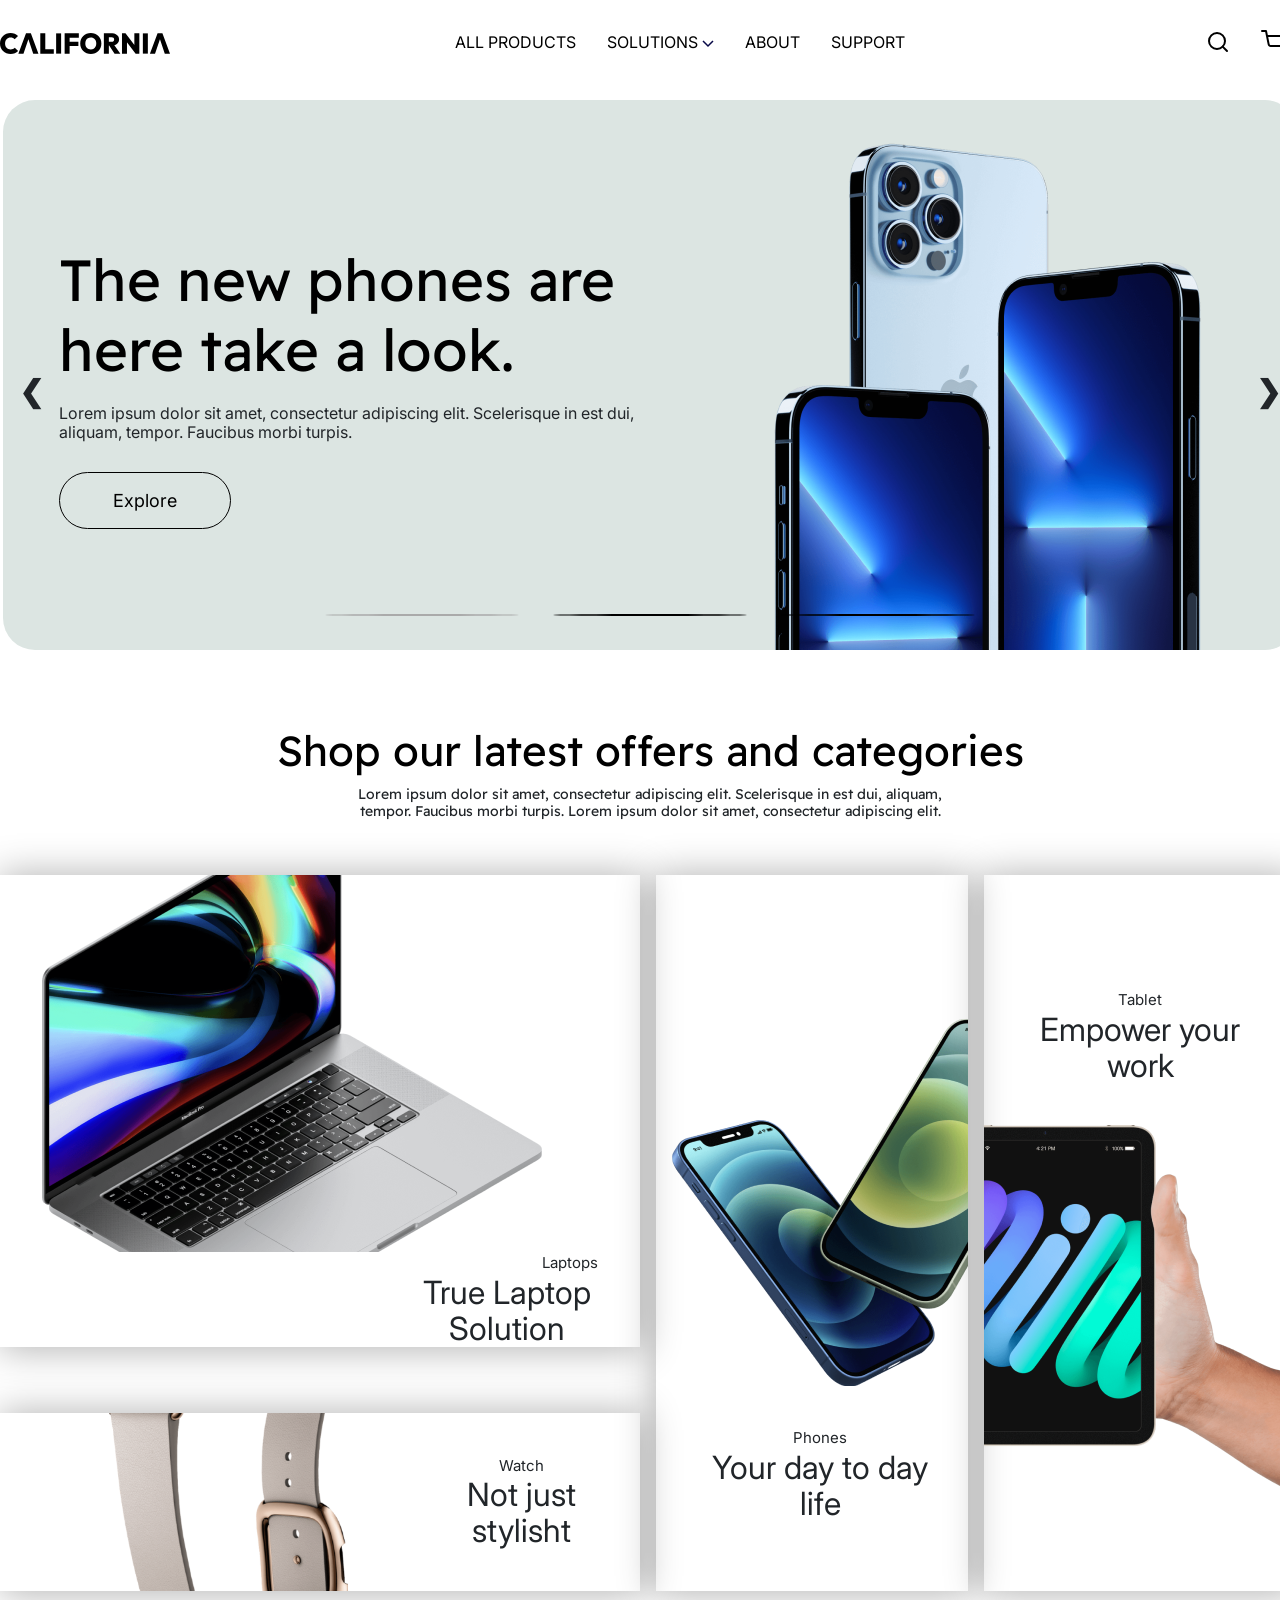
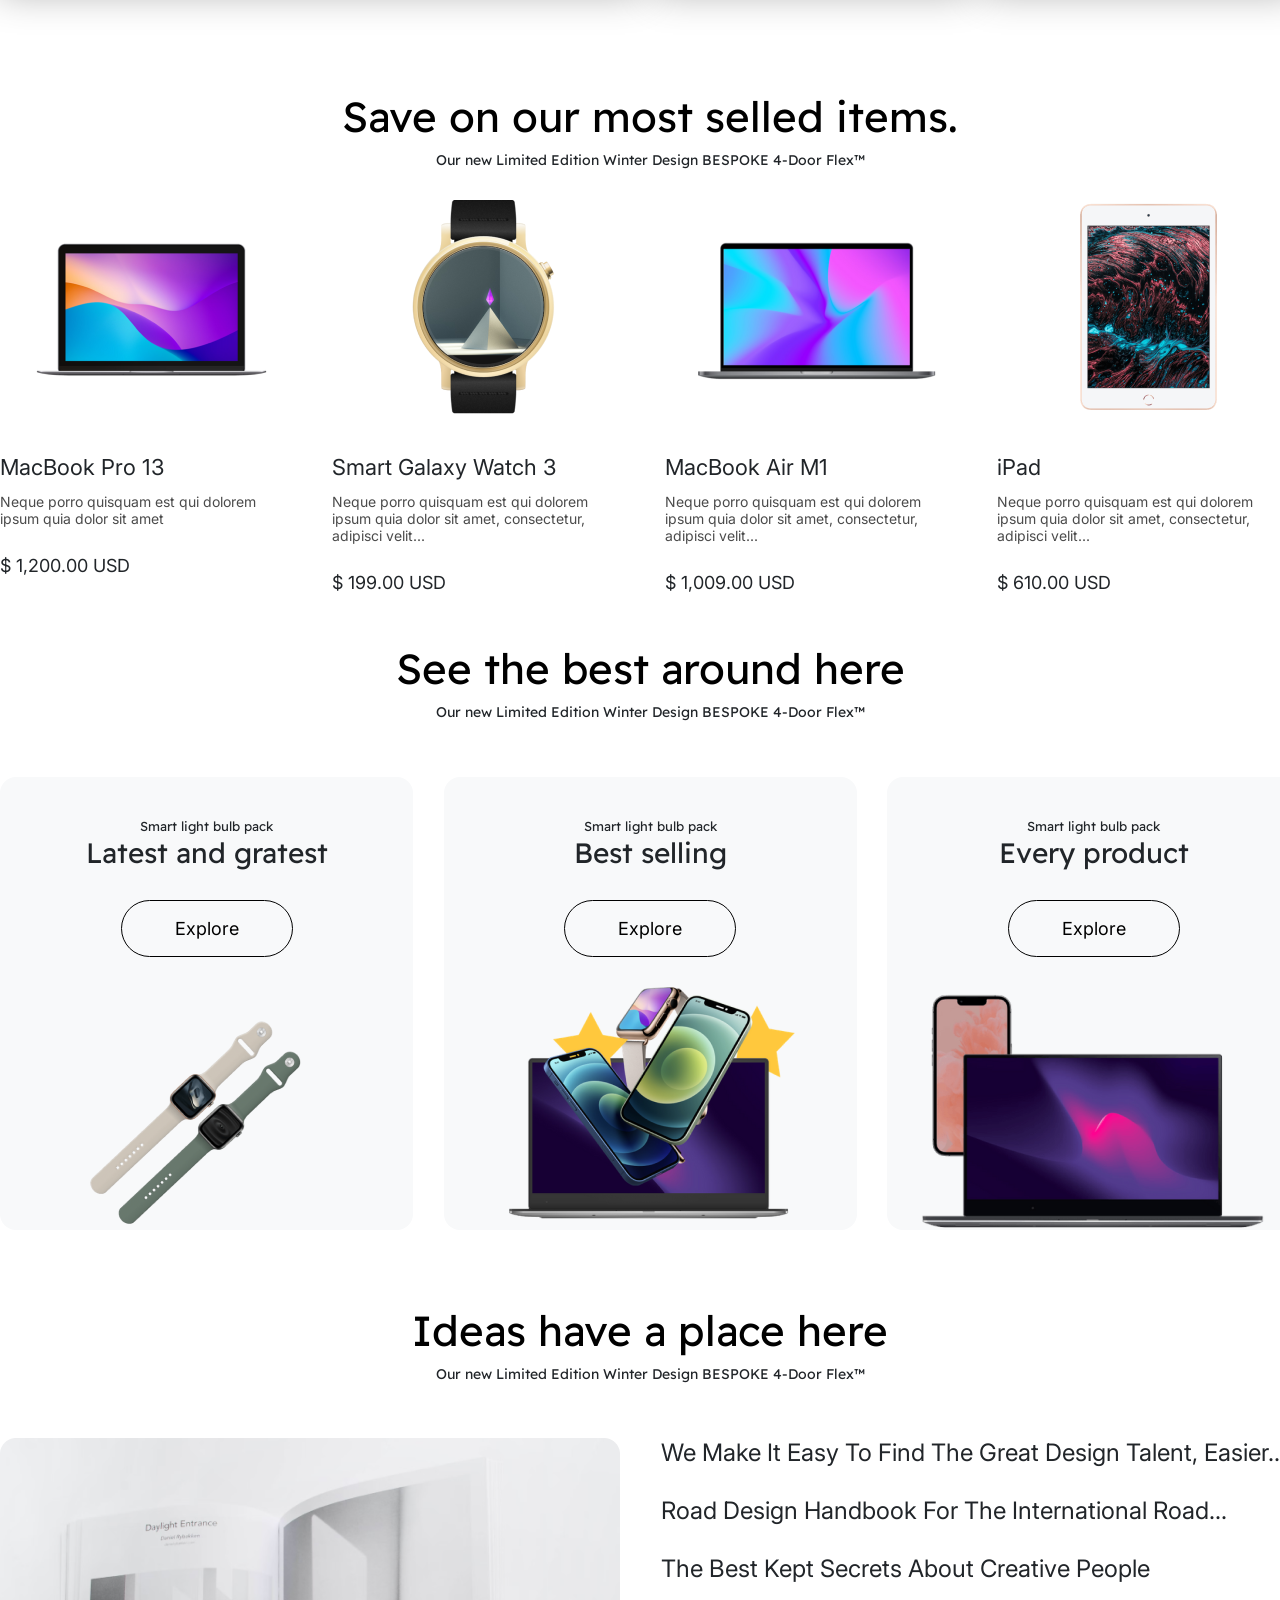
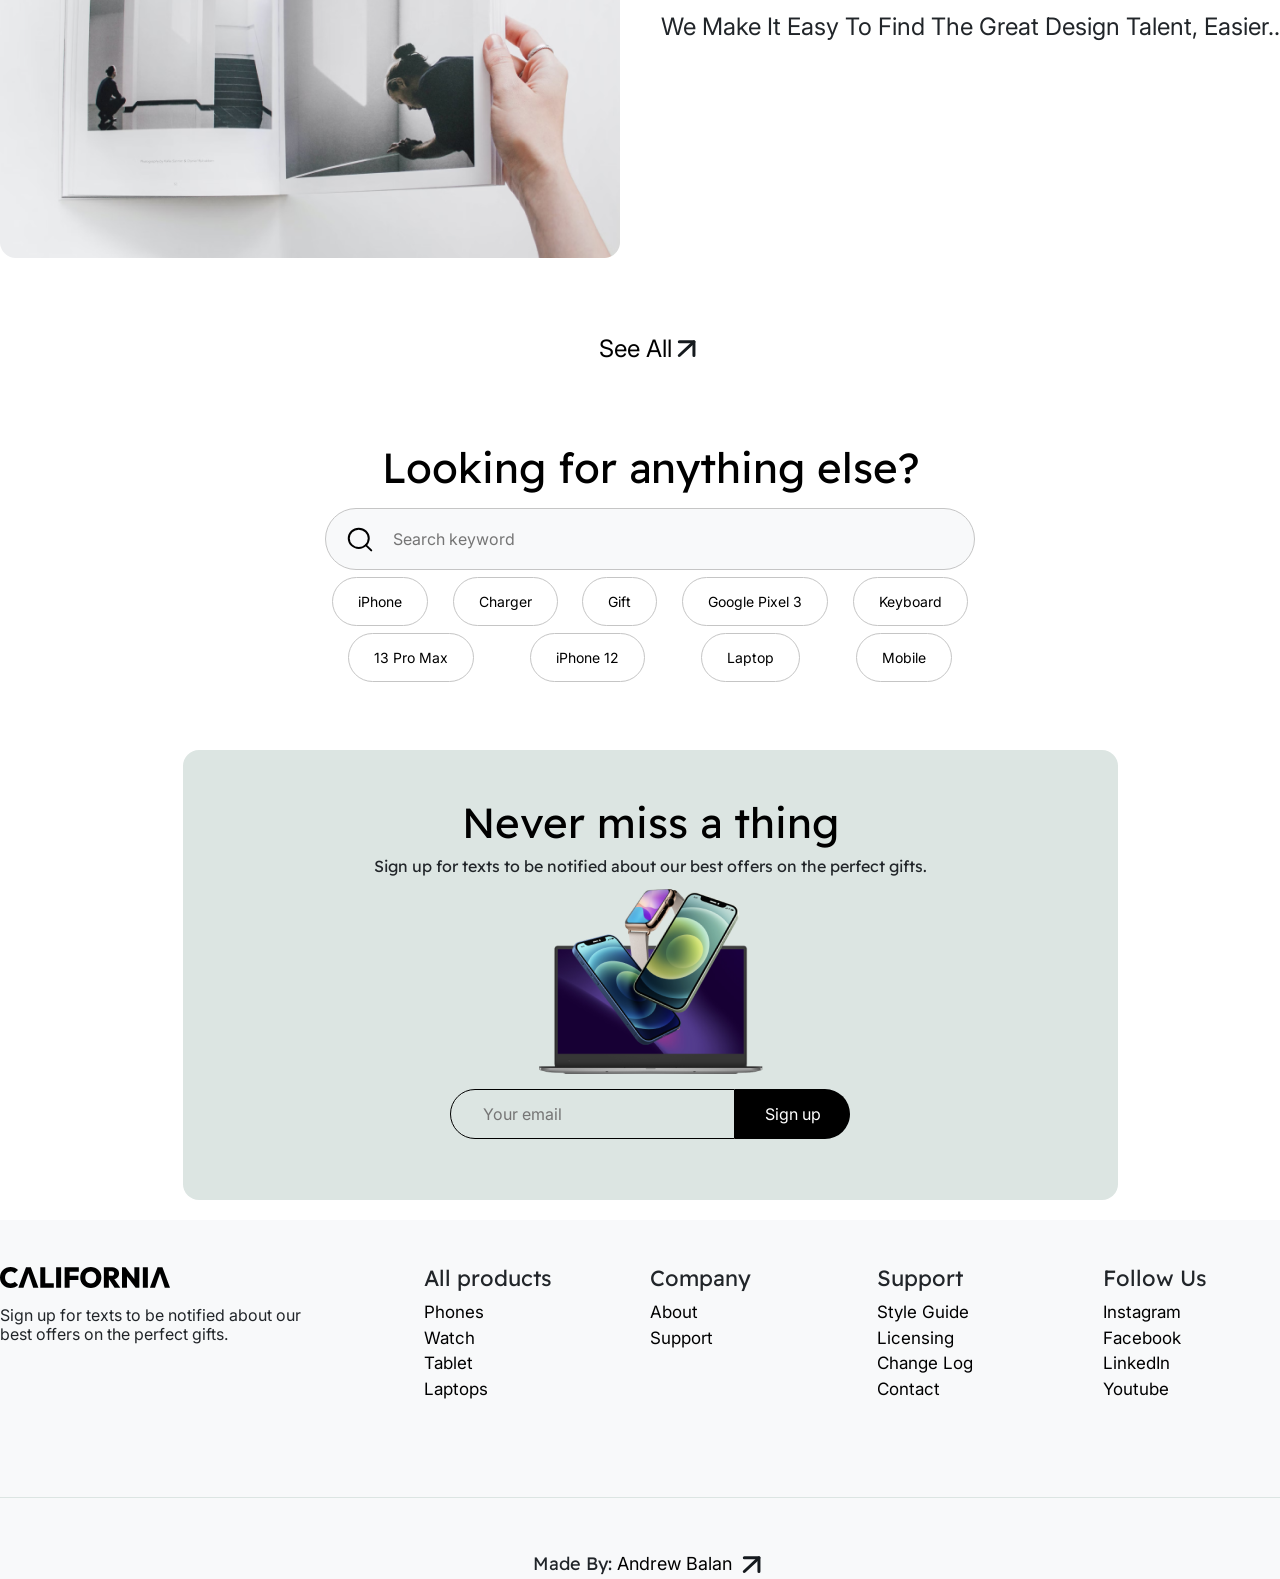
<file: california/index.html>
<!DOCTYPE html><html lang="ru"><head><meta charset="UTF-8"><meta name="viewport" content="width=device-width,initial-scale=1"><meta http-equiv="X-UA-Compatible" content="ie=edge"><title>California</title><link rel="icon" href="icons/favicon-32x32.png"><link rel="stylesheet" href="css/style.min.css"></head><body><div class="container"><header class="header"><div class="header__logo"><a href="#"><svg width="170" height="21" viewBox="0 0 170 21" fill="none" xmlns="http://www.w3.org/2000/svg"><path d="M10.575 20.9428C9.06831 20.9428 7.67318 20.6857 6.38967 20.1715C5.10615 19.6381 3.98075 18.9048 3.01347 17.9714C2.06479 17.0191 1.32072 15.9047 0.781269 14.6286C0.260423 13.3524 0 11.9714 0 10.4857C0 8.98096 0.260423 7.60001 0.781269 6.34286C1.32072 5.06667 2.06479 3.96191 3.01347 3.02857C3.98075 2.09524 5.09685 1.36191 6.36177 0.828573C7.64528 0.29524 9.0311 0.028574 10.5192 0.028574C12.0817 0.028574 13.4862 0.285717 14.7325 0.800002C15.9788 1.29524 17.0764 1.99048 18.025 2.88572L14.6767 6.31429C14.2116 5.78096 13.635 5.3619 12.9468 5.05714C12.2585 4.75238 11.4494 4.6 10.5192 4.6C9.7194 4.6 8.98459 4.73333 8.31493 5.00001C7.66388 5.26667 7.09653 5.66667 6.61289 6.2C6.12924 6.71428 5.74791 7.33333 5.46888 8.05715C5.20846 8.78095 5.07825 9.59051 5.07825 10.4857C5.07825 11.3809 5.20846 12.1905 5.46888 12.9143C5.74791 13.6381 6.12924 14.2666 6.61289 14.8C7.09653 15.3142 7.66388 15.7143 8.31493 16C8.98459 16.2667 9.7194 16.4 10.5192 16.4C11.4494 16.4 12.2678 16.2572 12.9747 15.9715C13.6815 15.6667 14.2861 15.2381 14.7883 14.6857L18.1367 18.1143C17.1693 19.0095 16.0719 19.7048 14.8441 20.2C13.635 20.6952 12.212 20.9428 10.575 20.9428Z" fill="black"/><path d="M18.3544 20.6286L26.0276 0.371429H30.8547L38.4441 20.6286H33.2264L27.5064 3.6H29.32L23.4606 20.6286H18.3544Z" fill="black"/><path d="M40.2962 20.6286V0.371429H45.2907V20.6286H40.2962ZM44.2583 20.6286V16.2286H53.801V20.6286H44.2583Z" fill="black"/><path d="M56.1276 20.6286V0.371429H61.1221V20.6286H56.1276Z" fill="black"/><path d="M64.6291 20.6286V0.371429H69.6236V20.6286H64.6291ZM68.5913 13.0571V8.74286H78.385V13.0571H68.5913ZM68.5913 4.68571V0.371429H78.8314V4.68571H68.5913Z" fill="black"/><path d="M90.8498 21C89.3245 21 87.9201 20.7333 86.6365 20.2C85.3531 19.6667 84.2276 18.9238 83.2604 17.9714C82.3117 17.0191 81.5676 15.9047 81.0281 14.6286C80.4887 13.3334 80.219 11.9429 80.219 10.4571C80.219 8.97143 80.4794 7.6 81.0002 6.34286C81.5397 5.06667 82.2838 3.95238 83.2325 3C84.1811 2.04761 85.2973 1.31428 86.5807 0.800002C87.8643 0.266667 89.2687 0 90.794 0C92.3194 0 93.7238 0.266667 95.0075 0.800002C96.2904 1.31428 97.4072 2.04761 98.3558 3C99.3044 3.95238 100.039 5.06667 100.56 6.34286C101.099 7.61905 101.369 9 101.369 10.4857C101.369 11.9714 101.099 13.3524 100.56 14.6286C100.039 15.9047 99.3044 17.0286 98.3558 18C97.4072 18.9524 96.2904 19.6952 95.0075 20.2285C93.7424 20.7428 92.3566 21 90.8498 21ZM90.794 16.4286C91.9101 16.4286 92.8774 16.181 93.6959 15.6858C94.5144 15.1904 95.1465 14.4952 95.5935 13.6C96.0397 12.7048 96.2632 11.6571 96.2632 10.4571C96.2632 9.58096 96.1327 8.78095 95.8725 8.05715C95.6302 7.33333 95.2676 6.71428 94.7839 6.2C94.3002 5.66667 93.7237 5.25714 93.0542 4.97143C92.3845 4.68571 91.6311 4.54286 90.794 4.54286C89.6779 4.54286 88.7106 4.79048 87.8922 5.28572C87.0737 5.7619 86.4412 6.44762 85.9948 7.34286C85.5483 8.2381 85.3252 9.2762 85.3252 10.4571C85.3252 11.3714 85.446 12.2 85.6879 12.9429C85.9482 13.6667 86.3203 14.2953 86.804 14.8286C87.2876 15.3429 87.8643 15.7428 88.5339 16.0285C89.2036 16.2952 89.957 16.4286 90.794 16.4286Z" fill="black"/><path d="M107.829 12.4286V8.77143H111.596C112.414 8.77143 113.038 8.57143 113.465 8.17143C113.912 7.75238 114.135 7.19048 114.135 6.48572C114.135 5.8 113.912 5.24762 113.465 4.82857C113.038 4.39048 112.414 4.17143 111.596 4.17143H107.829V0.371429H112.294C113.633 0.371429 114.804 0.628573 115.809 1.14286C116.832 1.65715 117.632 2.36191 118.209 3.25715C118.786 4.15238 119.074 5.2 119.074 6.4C119.074 7.6 118.776 8.65714 118.181 9.57142C117.604 10.4667 116.795 11.1714 115.753 11.6857C114.711 12.181 113.493 12.4286 112.099 12.4286H107.829ZM103.867 20.6286V0.371429H108.862V20.6286H103.867ZM114.582 20.6286L108.834 11.9429L113.326 10.8286L120.357 20.6286H114.582Z" fill="black"/><path d="M121.988 20.6286V0.371429H125.475L126.982 4.51428V20.6286H121.988ZM135.632 20.6286L124.08 5.6L125.475 0.371429L137.055 15.4L135.632 20.6286ZM135.632 20.6286L134.348 16.3714V0.371429H139.343V20.6286H135.632Z" fill="black"/><path d="M142.859 20.6286V0.371429H147.854V20.6286H142.859Z" fill="black"/><path d="M149.91 20.6286L157.583 0.371429H162.41L170 20.6286H164.783L159.062 3.6H160.876L155.017 20.6286H149.91Z" fill="black"/></svg></a></div><nav class="header__nav"><ul class="header__nav-list"><li><a href="#">all products</a></li><li class="dropdown-wrapper"><a href="#">Solutions <svg width="12" height="8" viewBox="0 0 12 8" fill="none" xmlns="http://www.w3.org/2000/svg"><path d="M11 1L6 6L1 1" stroke="#070847" stroke-width="1.5"/></svg></a><ul class="dropdown"><li><a href="#">Solution 1</a></li><li><a href="#">Solution 2</a></li><li><a href="#">Solution 3</a></li></ul></li><li><a href="#">ABOUT</a></li><li><a href="#">Support</a></li></ul></nav><div class="header__icons"><svg width="24" height="24" viewBox="0 0 24 24" fill="none" xmlns="http://www.w3.org/2000/svg"><path d="M11 19C15.4183 19 19 15.4183 19 11C19 6.58172 15.4183 3 11 3C6.58172 3 3 6.58172 3 11C3 15.4183 6.58172 19 11 19Z" stroke="black" stroke-width="2" stroke-linecap="round" stroke-linejoin="round"/><path d="M20.9999 20.9999L16.6499 16.6499" stroke="black" stroke-width="2" stroke-linecap="round" stroke-linejoin="round"/></svg> <svg width="24" height="17" viewBox="0 0 24 17" fill="none" xmlns="http://www.w3.org/2000/svg"><path d="M1 1H5L7.68 14.39C7.77144 14.8504 8.02191 15.264 8.38755 15.5583C8.75318 15.8526 9.2107 16.009 9.68 16H19.4C19.8693 16.009 20.3268 15.8526 20.6925 15.5583C21.0581 15.264 21.3086 14.8504 21.4 14.39L23 6H6" stroke="black" stroke-width="2" stroke-linecap="round" stroke-linejoin="round"/></svg></div></header><!-- slider start --><div class="slider"><div class="slider__item"><div class="slider__item-descr"><div class="slider__item-title title title_slider">The new phones are here take a look.</div><p class="slider__item-text">Lorem ipsum dolor sit amet, consectetur adipiscing elit. Scelerisque in est dui, aliquam, tempor. Faucibus morbi turpis.</p><a href="#" class="slider__item-btn btn">Explore</a></div><div class="slider__item-img"><img src="img/slider/slide-1.png" alt="first slide"></div></div><div class="slider__item"><div class="slider__item-descr"><div class="slider__item-title title title_slider">The new phones are here take a look.</div><p class="slider__item-text">Lorem ipsum dolor sit amet, consectetur adipiscing elit. Scelerisque in est dui, aliquam, tempor. Faucibus morbi turpis.</p><a href="#" class="slider__item-btn btn">Explore</a></div><div class="slider__item-img"><img src="img/slider/slide-2.png" alt="second slide"></div></div><div class="slider__item"><div class="slider__item-descr"><div class="slider__item-title title title_slider">The new phones are here take a look.</div><p class="slider__item-text">Lorem ipsum dolor sit amet, consectetur adipiscing elit. Scelerisque in est dui, aliquam, tempor. Faucibus morbi turpis.</p><a href="#" class="slider__item-btn btn">Explore</a></div><div class="slider__item-img"><img src="img/slider/slide-3.png" alt="third slide"></div></div><!-- <div class="item">
				<img src="img/slide2.jpg" alt="Второй слайд">
				<div class="slideText">Заголовок слайда 2</div>
			</div>
		
			<div class="item">
				<img src="img/slide3.jpg" alt="Третий слайд">
				<div class="slideText">Заголовок слайда 3</div>
			</div> --> <a class="prev" onclick="minusSlide()">&#10094;</a> <a class="next" onclick="plusSlide()">&#10095;</a><div class="slider__dots"><span class="slider__dots_item" onclick="currentSlide(1)"></span> <span class="slider__dots_item" onclick="currentSlide(2)"></span> <span class="slider__dots_item" onclick="currentSlide(3)"></span></div></div><!-- slider end --><section class="categories"><h2 class="categories__title title">Shop our latest offers and categories</h2><div class="categories__subtitle subtitle">Lorem ipsum dolor sit amet, consectetur adipiscing elit. Scelerisque in est dui, aliquam, tempor. Faucibus morbi turpis. Lorem ipsum dolor sit amet, consectetur adipiscing elit.</div><div class="categories__wrapper"><div class="categories__item main"><div class="categories__item-img"><img src="img/categories/laptop.png" alt="laptops"></div><div class="categories__item-category">Laptops</div><div class="categories__item-descr">True Laptop Solution</div></div><div class="categories__item vertical-1"><div class="categories__item-img"><img src="img/categories/phone.png" alt="iphones"></div><div class="categories__item-category">Phones</div><div class="categories__item-descr">Your day to day life</div></div><div class="categories__item vertical-2"><div class="categories__item-category">Tablet</div><div class="categories__item-descr">Empower your work</div><div class="categories__item-img"><img src="img/categories/tablet.png" alt="iphones"></div></div><div class="categories__item horizontal"><div class="categories__item-img"><img src="img/categories/watch.png" alt="laptops"></div><div><div class="categories__item-category">Watch</div><div class="categories__item-descr">Not just stylisht</div></div></div></div></section><section class="save"><h2 class="save__title title">Save on our most selled items.</h2><div class="save__subtitle subtitle">Our new Limited Edition Winter Design BESPOKE 4-Door Flex™</div><div class="save__wrapper"><div class="save__item"><img src="img/items/mac-pro.png" alt="pro"><div class="save__item-title">MacBook Pro 13</div><div class="save__item-descr">Neque porro quisquam est qui dolorem ipsum quia dolor sit amet</div><div class="save__item-price">$ 1,200.00 USD</div></div><div class="save__item"><img src="img/items/watch.png" alt="watch"><div class="save__item-title">Smart Galaxy Watch 3</div><div class="save__item-descr">Neque porro quisquam est qui dolorem ipsum quia dolor sit amet, consectetur, adipisci velit...</div><div class="save__item-price">$ 199.00 USD</div></div><div class="save__item"><img src="img/items/mac-air-m1.png" alt="air"><div class="save__item-title">MacBook Air M1</div><div class="save__item-descr">Neque porro quisquam est qui dolorem ipsum quia dolor sit amet, consectetur, adipisci velit...</div><div class="save__item-price">$ 1,009.00 USD</div></div><div class="save__item"><img src="img/items/ipad.png" alt="ipad"><div class="save__item-title">iPad</div><div class="save__item-descr">Neque porro quisquam est qui dolorem ipsum quia dolor sit amet, consectetur, adipisci velit...</div><div class="save__item-price">$ 610.00 USD</div></div></div></section><section class="best"><h2 class="best__title title">See the best around here</h2><div class="best__subtitle subtitle">Our new Limited Edition Winter Design BESPOKE 4-Door Flex™</div><div class="best__wrapper"><div class="best__item"><div class="best__item-subtitle">Smart light bulb pack</div><div class="best__item-title">Latest and gratest</div><a href="#" class="best__item-btn btn">Explore</a> <img src="img/best/product-1.png" alt="watch"></div><div class="best__item"><div class="best__item-subtitle">Smart light bulb pack</div><div class="best__item-title">Best selling</div><a href="#" class="best__item-btn btn">Explore</a> <img src="img/best/product-2.png" alt="stars"></div><div class="best__item"><div class="best__item-subtitle">Smart light bulb pack</div><div class="best__item-title">Every product</div><a href="#" class="best__item-btn btn">Explore</a> <img src="img/best/product-3.png" alt="mac/iphone"></div></div></section><section class="ideas"><h2 class="ideas__title title">Ideas have a place here</h2><div class="ideas__subtitle subtitle">Our new Limited Edition Winter Design BESPOKE 4-Door Flex™</div><div class="ideas__wrapper"><div class="ideas__img"><img src="img/ideas.png" alt="ideas"></div><div class="ideas__text"><p>We Make It Easy To Find The Great Design Talent, Easier...</p><p>Road Design Handbook For The International Road...</p><p>The Best Kept Secrets About Creative People</p><p>We Make It Easy To Find The Great Design Talent, Easier...</p></div></div><a href="#" class="ideas__link">See All <img src="icons/arrow.svg" alt="arrow"></a></section><section class="else"><h2 class="else__title title">Looking for anything else?</h2><form class="else__form"><input type="text" placeholder="Search keyword"> <button type="submit"><img src="icons/search.svg" alt="search"></button></form><div class="else__keywords"><a href="#">iPhone</a> <a href="#">Charger</a> <a href="#">Gift</a> <a href="#">Google Pixel 3</a> <a href="#">Keyboard</a> <a href="#">13 Pro Max</a> <a href="#">iPhone 12</a> <a href="#">Laptop</a> <a href="#">Mobile</a></div></section><section class="signup"><div class="signup__wrapper"><h2 class="signup__title title">Never miss a thing</h2><div class="signup__subtitle subtitle">Sign up for texts to be notified about our best offers on the perfect gifts.</div><img src="img/signup.png" alt="signup"><div class="signup__form"><form><input type="email" placeholder="Your email"> <button type="submit">Sign up</button></form></div></div></section></div><footer class="footer"><div class="container"><div class="footer__top"><div class="footer__logo"><img src="img/logo.svg" alt="logo"><div class="footer__logo-descr">Sign up for texts to be notified about our best offers on the perfect gifts.</div></div><div class="footer__list"><h4 class="footer__categories">All products</h4><ul><li><a href="#">Phones</a></li><li><a href="#">Watch</a></li><li><a href="#">Tablet</a></li><li><a href="#">Laptops</a></li></ul></div><div class="footer__list"><h4 class="footer__categories">Company</h4><ul><li><a href="#">About</a></li><li><a href="#">Support</a></li></ul></div><div class="footer__list"><h4 class="footer__categories">Support</h4><ul><li><a href="#">Style Guide</a></li><li><a href="#">Licensing</a></li><li><a href="#">Change Log</a></li><li><a href="#">Contact</a></li></ul></div><div class="footer__list"><h4 class="footer__categories">Follow Us</h4><ul><li><a href="#">Instagram</a></li><li><a href="#">Facebook</a></li><li><a href="#">LinkedIn</a></li><li><a href="#">Youtube</a></li></ul></div></div><div class="footer__bottom"><div class="footer__copyright">Made By: <a href="#">Andrew Balan <img src="icons/arrow.svg" alt="arrow"></a></div></div></div></footer><script src="js/script.js"></script></body></html>
</file>
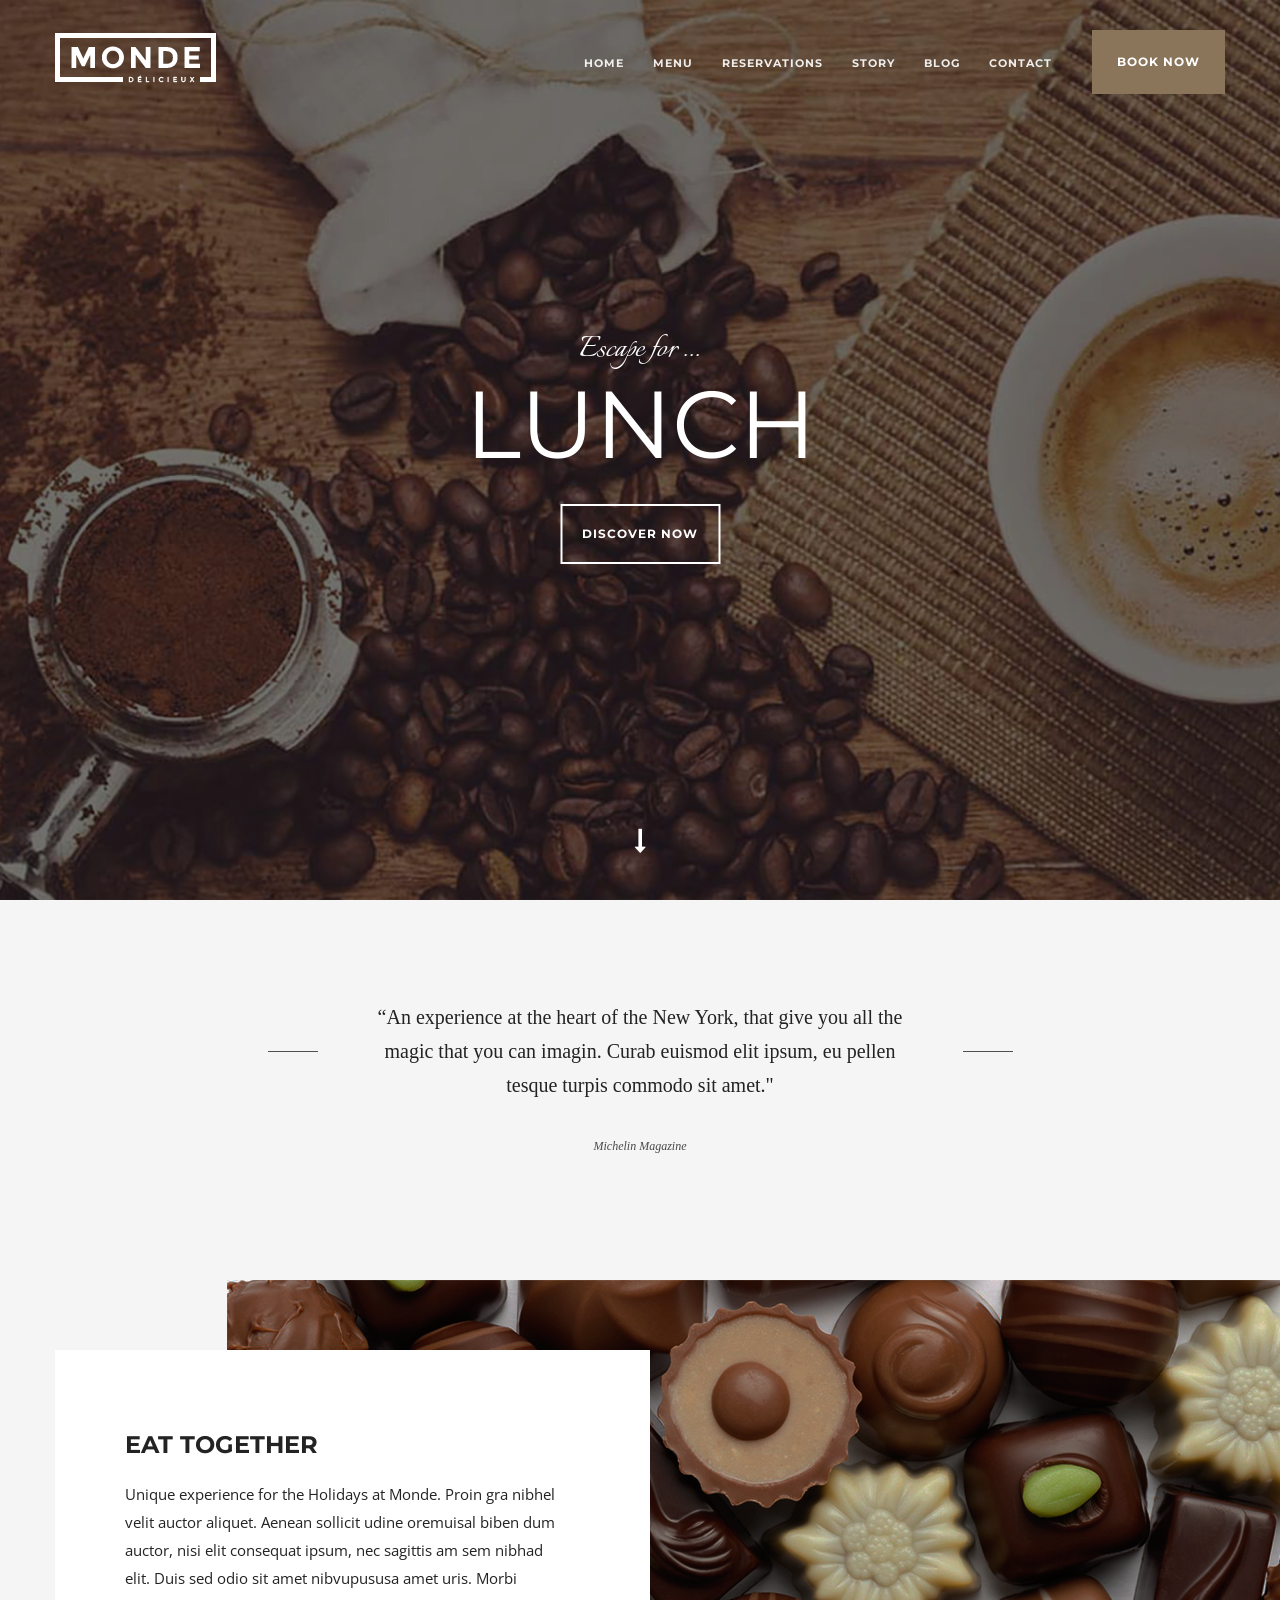
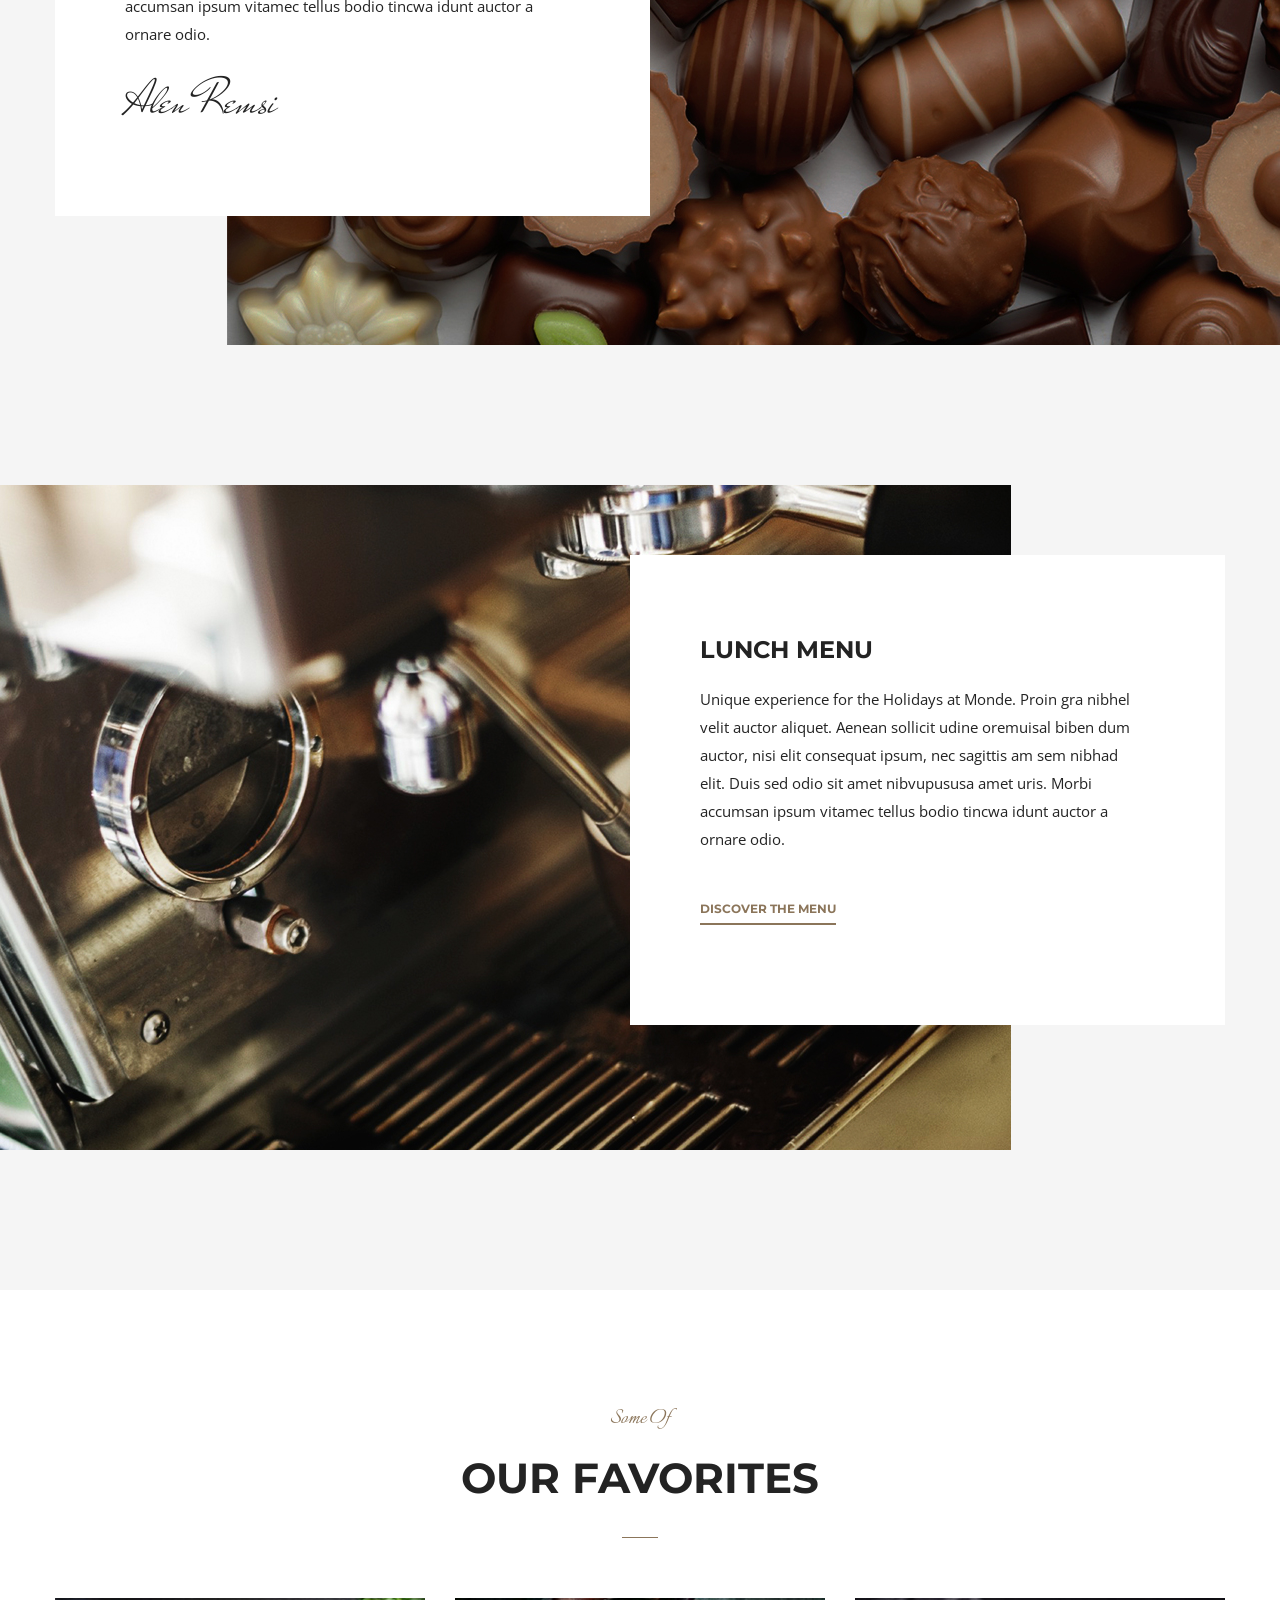
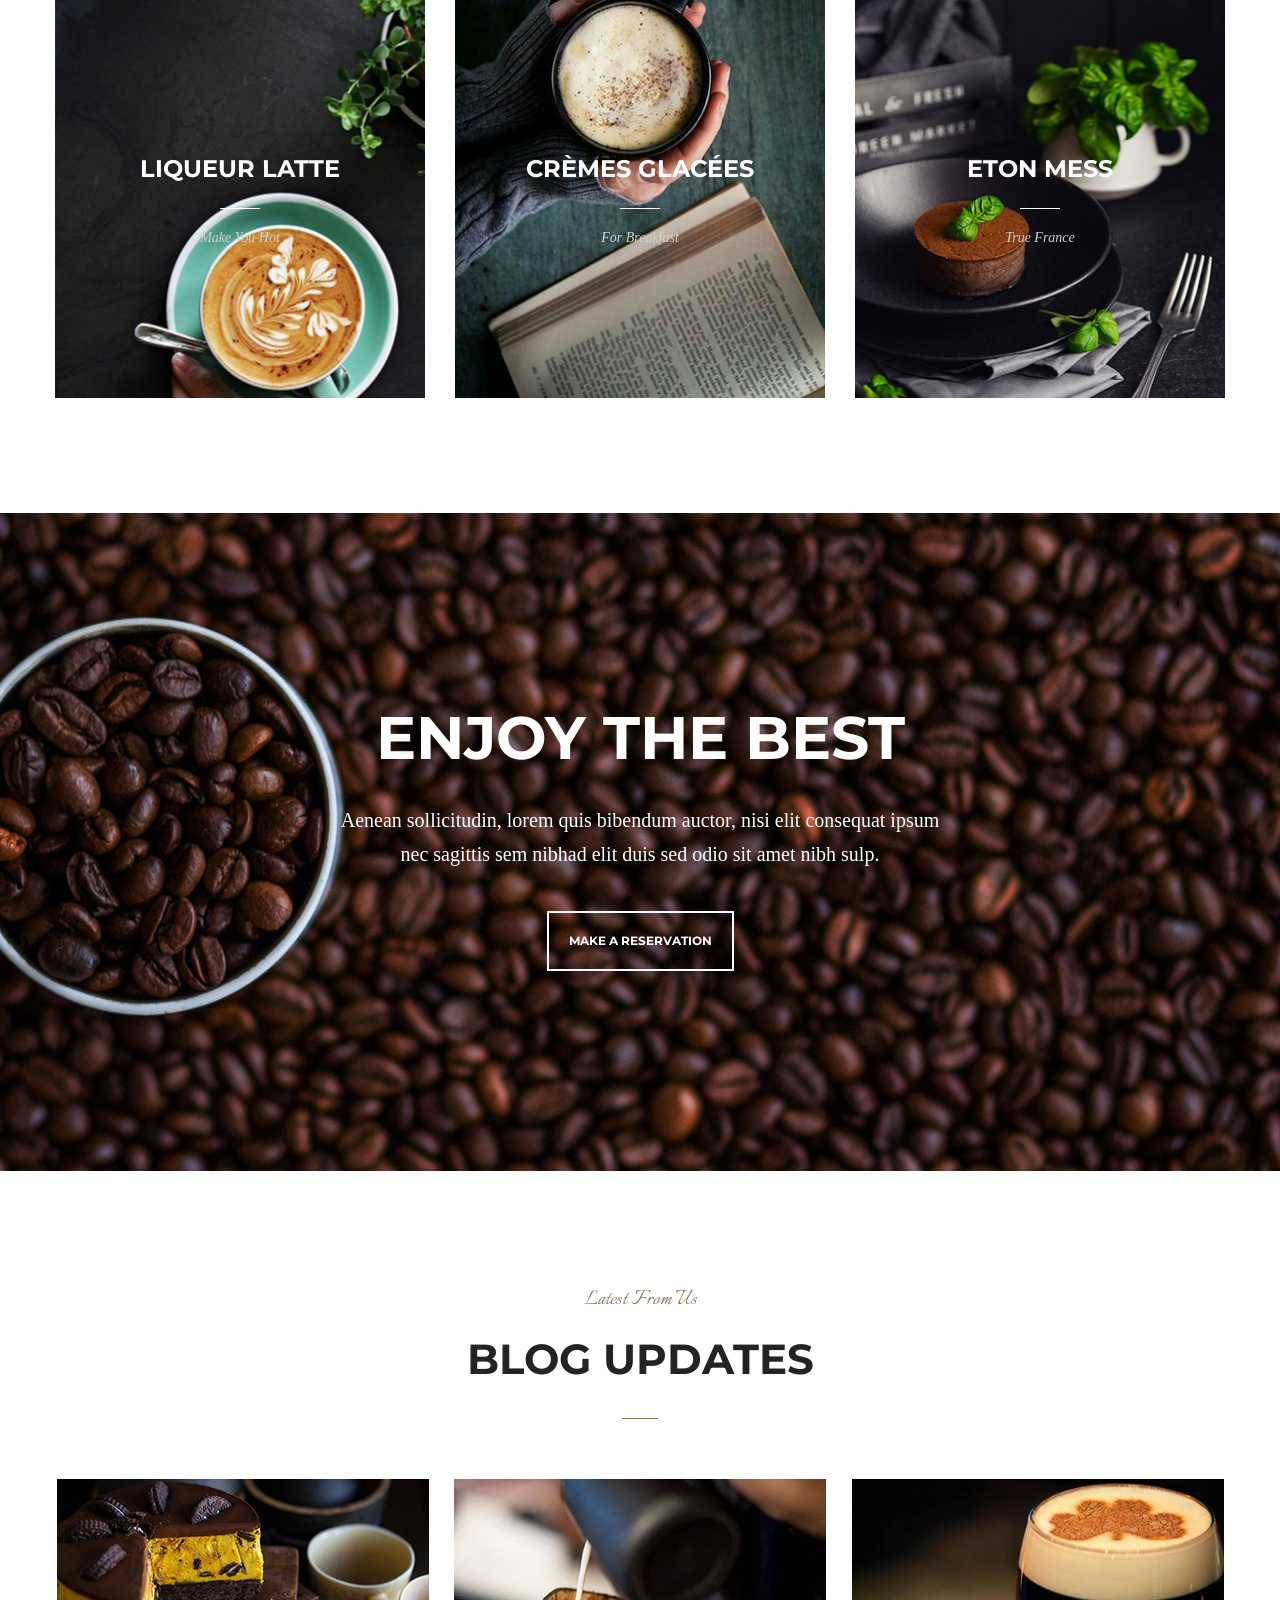
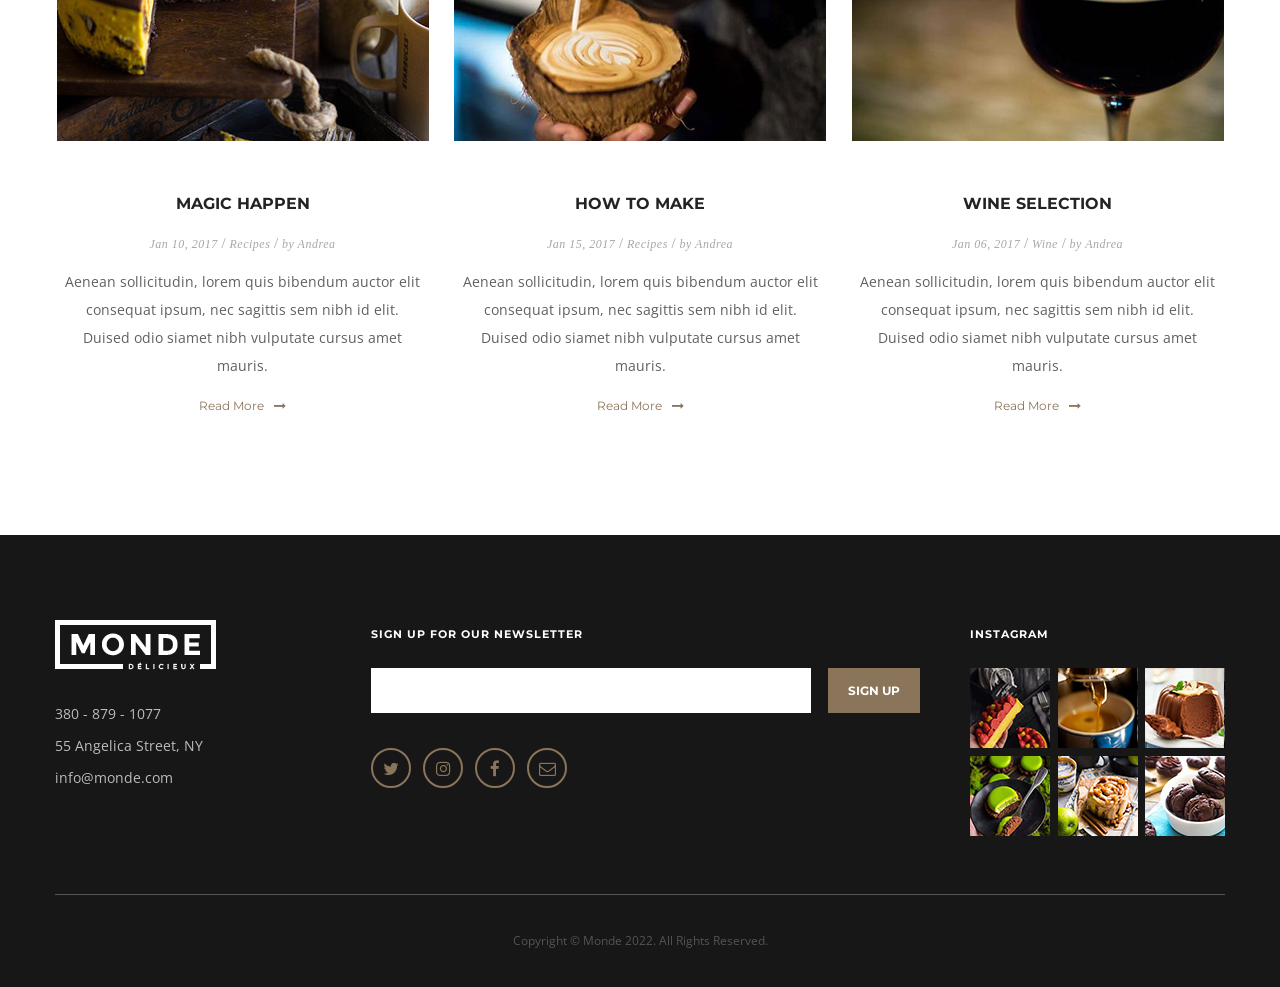
<file: monde/index.html>
<!DOCTYPE html>
<html lang="en">

<head>
    <meta charset="UTF-8">
    <meta http-equiv="X-UA-Compatible" content="IE=edge">
    <meta name="viewport" content="width=device-width, initial-scale=1.0">
    <title>Project Monde</title>
    <link rel="stylesheet" href="css/normalize.css">
    <link rel="preconnect" href="https://fonts.googleapis.com">
    <link rel="preconnect" href="https://fonts.gstatic.com" crossorigin>
    <link href="https://fonts.googleapis.com/css2?family=Italianno&family=Montserrat:wght@400;700&family=Mr+De+Haviland&family=Open+Sans&display=swap"
        rel="stylesheet">
    <link rel="stylesheet" href="css/slick.css">
    <link rel="stylesheet" href="css/fonts.css">
    <link rel="stylesheet" href="css/style.css">
    <link rel="stylesheet" href="css/media.css">
</head>

<body>
    <header class="header">
        <div class="container">
            <div class="header__inner">
                <div class="header__logo">
                    <a href="#">
                        <img src="img/logo.png" alt="logo">
                    </a>
                </div>
                <nav class="header__menu">
                    <nav class="menu__btn">
                        <span class="icon-bars"></span>
                    </nav>
                    <ul class="header__menu-list">
                        <li class="header__menu-item">
                            <a href="#">home</a>
                        </li>
                        <li class="header__menu-item">
                            <a href="#">menu</a>
                        </li>
                        <li class="header__menu-item">
                            <a href="#">reservations</a>
                        </li>
                        <li class="header__menu-item">
                            <a href="#">story</a>
                        </li>
                        <li class="header__menu-item">
                            <a href="#">blog</a>
                        </li>
                        <li class="header__menu-item">
                            <a href="#">contact</a>
                        </li>
                    </ul>
                </nav>
                <a href="#" class="header__to-book">
                    Book Now
                </a>
            </div>
        </div>
    </header>
    <!-- Top start -->
    <section class="top">
        <div class="top__inner">
            <div class="top__suptitle">
                Escape for ...
            </div>
            <div class="top__title">
                Lunch
            </div>
            <a href="#" class="top__link">
                Discover Now
            </a>
        </div>
        <div class="top__slider">
            <div class="top__item-1">
                <div class="top__item-fon"></div>
            </div>
            <div class="top__item-2">
                <div class="top__item-fon"></div>
            </div>
            <div class="top__item-3">
                <div class="top__item-fon"></div>
            </div>
        </div>
        <div class="top__to-go">
            <a href="#menu" class="icon-long-arrow-down"></a>
        </div>
    </section>
    <!-- Menu start -->
    <section class="menu" id="menu">
        <div class="menu__quote">
            “An experience at the heart of the New York, that give you all the magic that you can imagin. Curab euismod elit ipsum, eu pellen tesque turpis commodo sit amet." 
        </div>
        <div class="menu__quote-author">
            Michelin Magazine
        </div>
        <div class="menu__block menu__block-left">
            <div class="container">
                <div class="menu__block-info">
                    <div class="menu__block-title">
                        Eat Together
                    </div>
                    <div class="menu__block-text">
                        Unique experience for the Holidays at Monde. Proin gra  nibhel velit auctor aliquet. Aenean sollicit udine oremuisal biben dum auctor, nisi elit consequat ipsum, nec sagittis am sem nibhad elit. Duis sed odio sit amet nibvupususa amet uris. Morbi accumsan ipsum vitamec tellus bodio tincwa idunt auctor a ornare odio. 
                    </div>
                    <div class="menu__block-author">
                        Alen Remsi
                    </div>
                </div>
            </div>
        </div>
        <div class="menu__block menu__block-right">
            <div class="container">
                <div class="menu__block-info">
                    <div class="menu__block-title">
                        Lunch Menu
                    </div>
                    <div class="menu__block-text">
                        Unique experience for the Holidays at Monde. Proin gra  nibhel velit auctor aliquet. Aenean sollicit udine oremuisal biben dum auctor, nisi elit consequat ipsum, nec sagittis am sem nibhad elit. Duis sed odio sit amet nibvupususa amet uris. Morbi accumsan ipsum vitamec tellus bodio tincwa idunt auctor a ornare odio. 
                    </div>
                    <a href="#" class="menu__block-link">
                        Discover The Menu
                    </a>
                </div>
            </div>
        </div>
    </section>
    <!-- Favourites start -->
    <section class="favourites">
        <div class="container">
            <div class="favourites__subtitle">
                Some Of
            </div>
            <div class="favourites__title">
                Our Favorites
            </div>
            <div class="favourites__items">
                <div class="favourites__item fav-item-1">
                    <div class="favourites__item-title">LIQUEUR LATTE</div>
                    <div class="favourites__item-subtitle">Make You Hot</div>                    
            </div>
                <div class="favourites__item fav-item-2">
                    <div class="favourites__item-title">CRÈMES GLACÉES</div>
                    <div class="favourites__item-subtitle">For Breakfast</div>    
                </div>
                <div class="favourites__item fav-item-3">
                    <div class="favourites__item-title">ETON MESS</div>
                    <div class="favourites__item-subtitle">True France</div>           
                </div>
            </div>
        </div>   
    </section>
    <!-- Enjoy start -->
    <section class="enjoy__inner">
        <div class="enjoy__inner-title">
            Enjoy The Best
        </div>
        <div class="enjoy__inner-description">
            Aenean sollicitudin, lorem quis bibendum auctor, nisi elit consequat ipsum nec sagittis sem nibhad elit duis sed odio sit amet nibh sulp. 
        </div>
        <a href="#" class="enjoy__inner-button">
            make a reservation
        </a>
    </section>
    <!-- Blog start -->
    <section class="blog">
        <div class="container">
            <div class="blog__subtitle">
                Latest From Us
            </div>
            <div class="blog__title">
                blog updates
            </div>
            <div class="blog__items">
                <div class="blog__item">
                    <a href="#" class="blog__item-img"><img src="img/blog-img-1.jpg" alt=""></a>
                    <div class="blog__item-title">Magic Happen</div>
                    <div class="blog__item-subtitle">
                        <a href="#">Jan 10, 2017</a> /
                        <a href="#">Recipes</a> /
                        <a href="#">by Andrea</a>
                    </div>  
                    <div class="blog__expert">Aenean sollicitudin, lorem quis bibendum auctor elit consequat ipsum, nec sagittis sem nibh id elit. Duised odio siamet nibh vulputate cursus amet mauris. </div>
                    <a href="#" class="blog__link">Read More</a>
                </div>
                <div class="blog__item">
                    <a href="#" class="blog__item-img"><img src="img/blog-img-2.jpg" alt=""></a>
                    <div class="blog__item-title">How To Make</div>
                    <div class="blog__item-subtitle">
                        <a href="#">Jan 15, 2017</a> /
                        <a href="#">Recipes</a> /
                        <a href="#">by Andrea</a>
                    </div>
                    <div class="blog__expert">Aenean sollicitudin, lorem quis bibendum auctor elit consequat ipsum, nec sagittis sem nibh id elit. Duised odio siamet nibh vulputate cursus amet mauris. </div>
                    <a href="#" class="blog__link">Read More</a>
                </div><div class="blog__item">
                    <a href="#" class="blog__item-img"><img src="img/blog-img-3.jpg" alt=""></a>
                    <div class="blog__item-title">Wine Selection</div>
                    <div class="blog__item-subtitle">
                        <a href="#">Jan 06, 2017</a> /
                        <a href="#">Wine</a> /
                        <a href="#">by Andrea</a>
                    </div>
                    <div class="blog__expert">Aenean sollicitudin, lorem quis bibendum auctor elit consequat ipsum, nec sagittis sem nibh id elit. Duised odio siamet nibh vulputate cursus amet mauris. </div>
                    <a href="#" class="blog__link">Read More</a>
                </div>
            </div>
        </div>
    </section>
    <!-- Footer start -->
    <footer class="footer">
        <div class="container">
            <div class="footer__top">
                <div class="footer__info">
                    <a href="#" class="footer__logo">
                        <img src="img/logo.png" alt="">
                    </a>
                    <div class="footer__info-contact">
                        <a href="tel:3808791077" class="footer__info-phone">
                            380 - 879 - 1077
                        </a>
                        <div class="footer__info-adress">
                            55 Angelica Street, NY
                        </div>
                        <div class="footer__info-mail">
                            info@monde.com
                        </div>
                    </div>
                </div>
                <div class="footer__social">
                    <form class="footer__social-form">
                        <div class="footer__social-title">
                            Sign Up For Our Newsletter
                        </div>
                        <input type="email" class="footer__form-email">
                        <input type="submit" class="footer__form-submit" value="Sign up">
                    </form>
                    <ul class="footer__social-list">
                        <li class="footer__social-item">
                            <a href="#">
                                <span class="icon-twitter"></span>
                            </a>
                        </li>
                        <li class="footer__social-item">
                            <a href="#">
                                <span class="icon-instagram"></span>
                            </a>
                        </li>
                        <li class="footer__social-item">
                            <a href="#">
                                <span class="icon-facebook"></span>
                            </a>
                        </li>
                        <li class="footer__social-item">
                            <a href="#">
                                <span class="icon-envelope-o"></span>
                            </a>
                        </li>
                    </ul>
                </div>
                <div class="footer__instagram">
                    <div class="footer__instagram-title">
                        instagram
                    </div>
                    <div class="footer__instagram-images">
                        <img src="img/instagram/1.jpg" alt="">
                        <img src="img/instagram/2.jpg" alt="">
                        <img src="img/instagram/3.jpg" alt="">
                        <img src="img/instagram/4.jpg" alt="">
                        <img src="img/instagram/5.jpg" alt="">
                        <img src="img/instagram/6.jpg" alt="">
                    </div>
                </div>
            </div>
            <div class="footer__copy">
                <div class="footer__copy-text">
                    Copyright © Monde 2022. All Rights Reserved.
                </div>
            </div>
        </div>
    </footer>

    <script src="https://ajax.googleapis.com/ajax/libs/jquery/3.6.0/jquery.min.js"></script>
    <script src="js/slick.min.js"></script>
    <script src="js/main.js"></script>
</body>

</html>
</file>
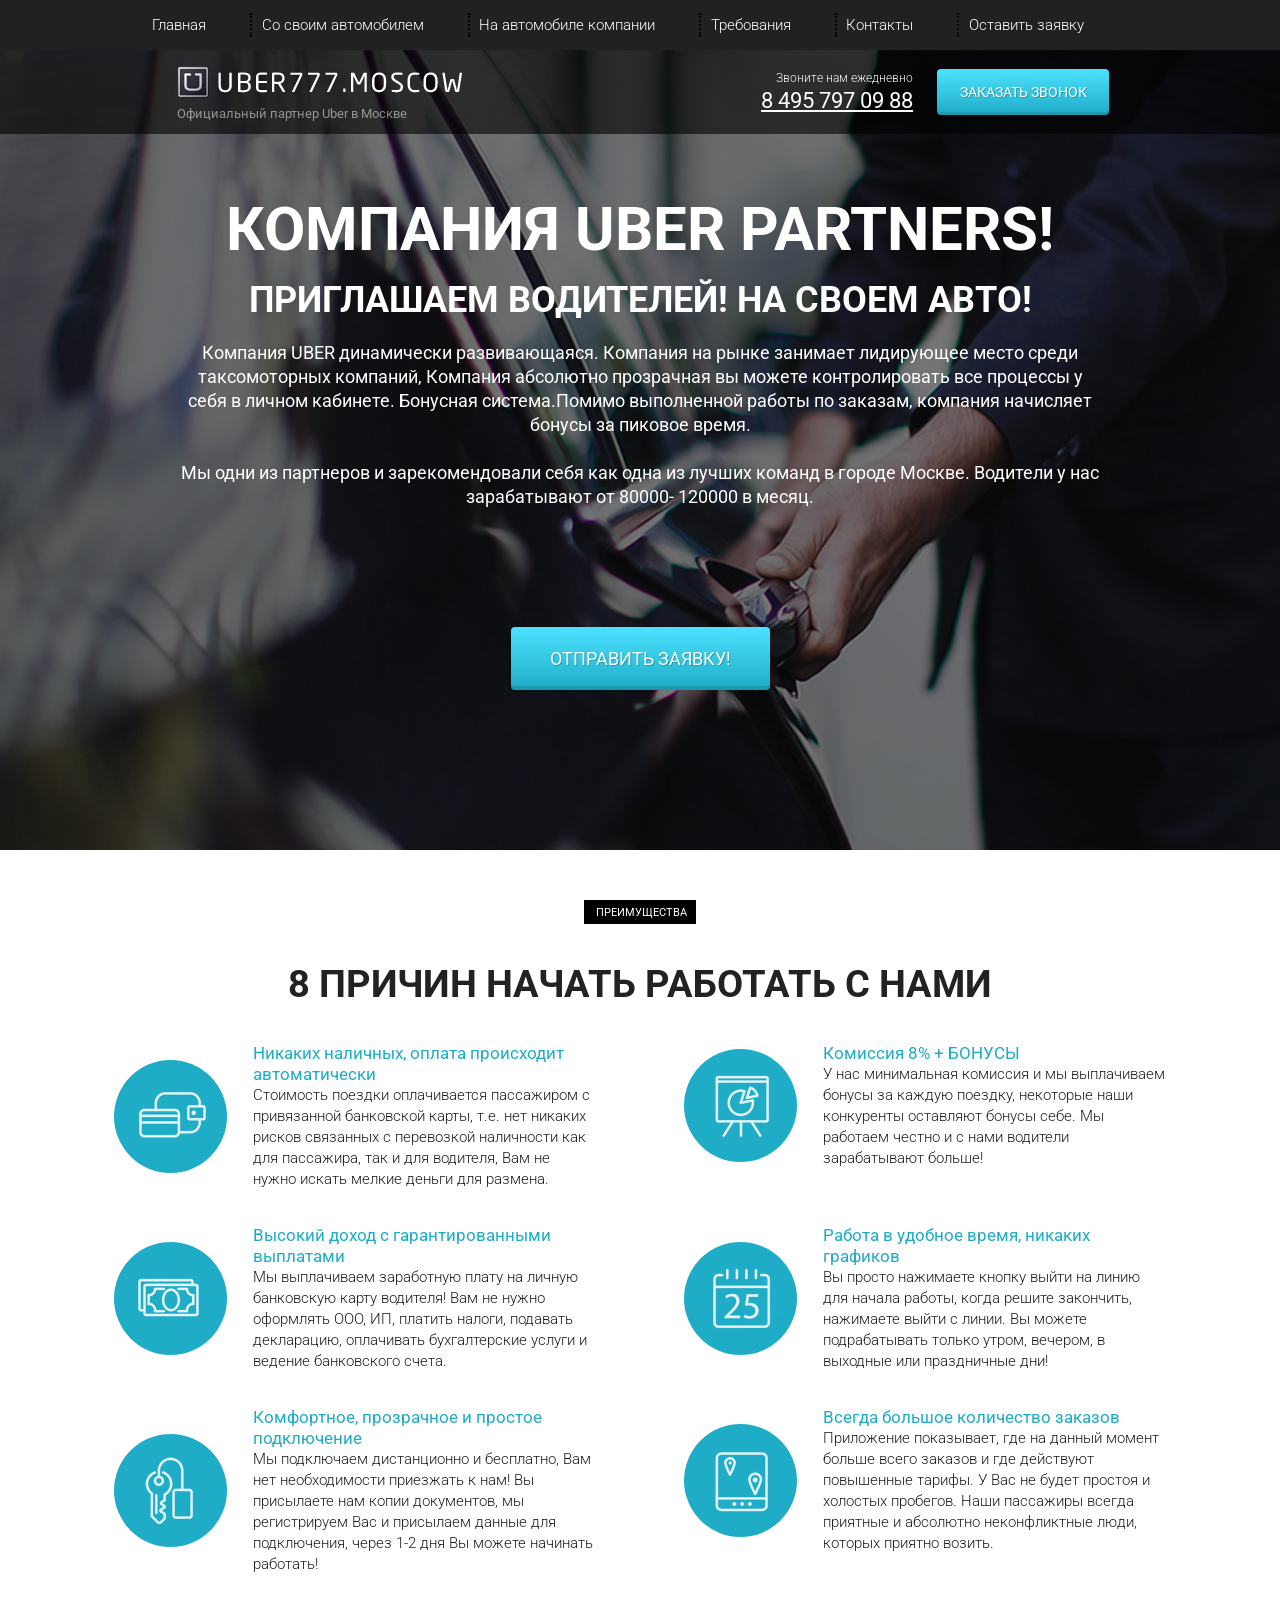
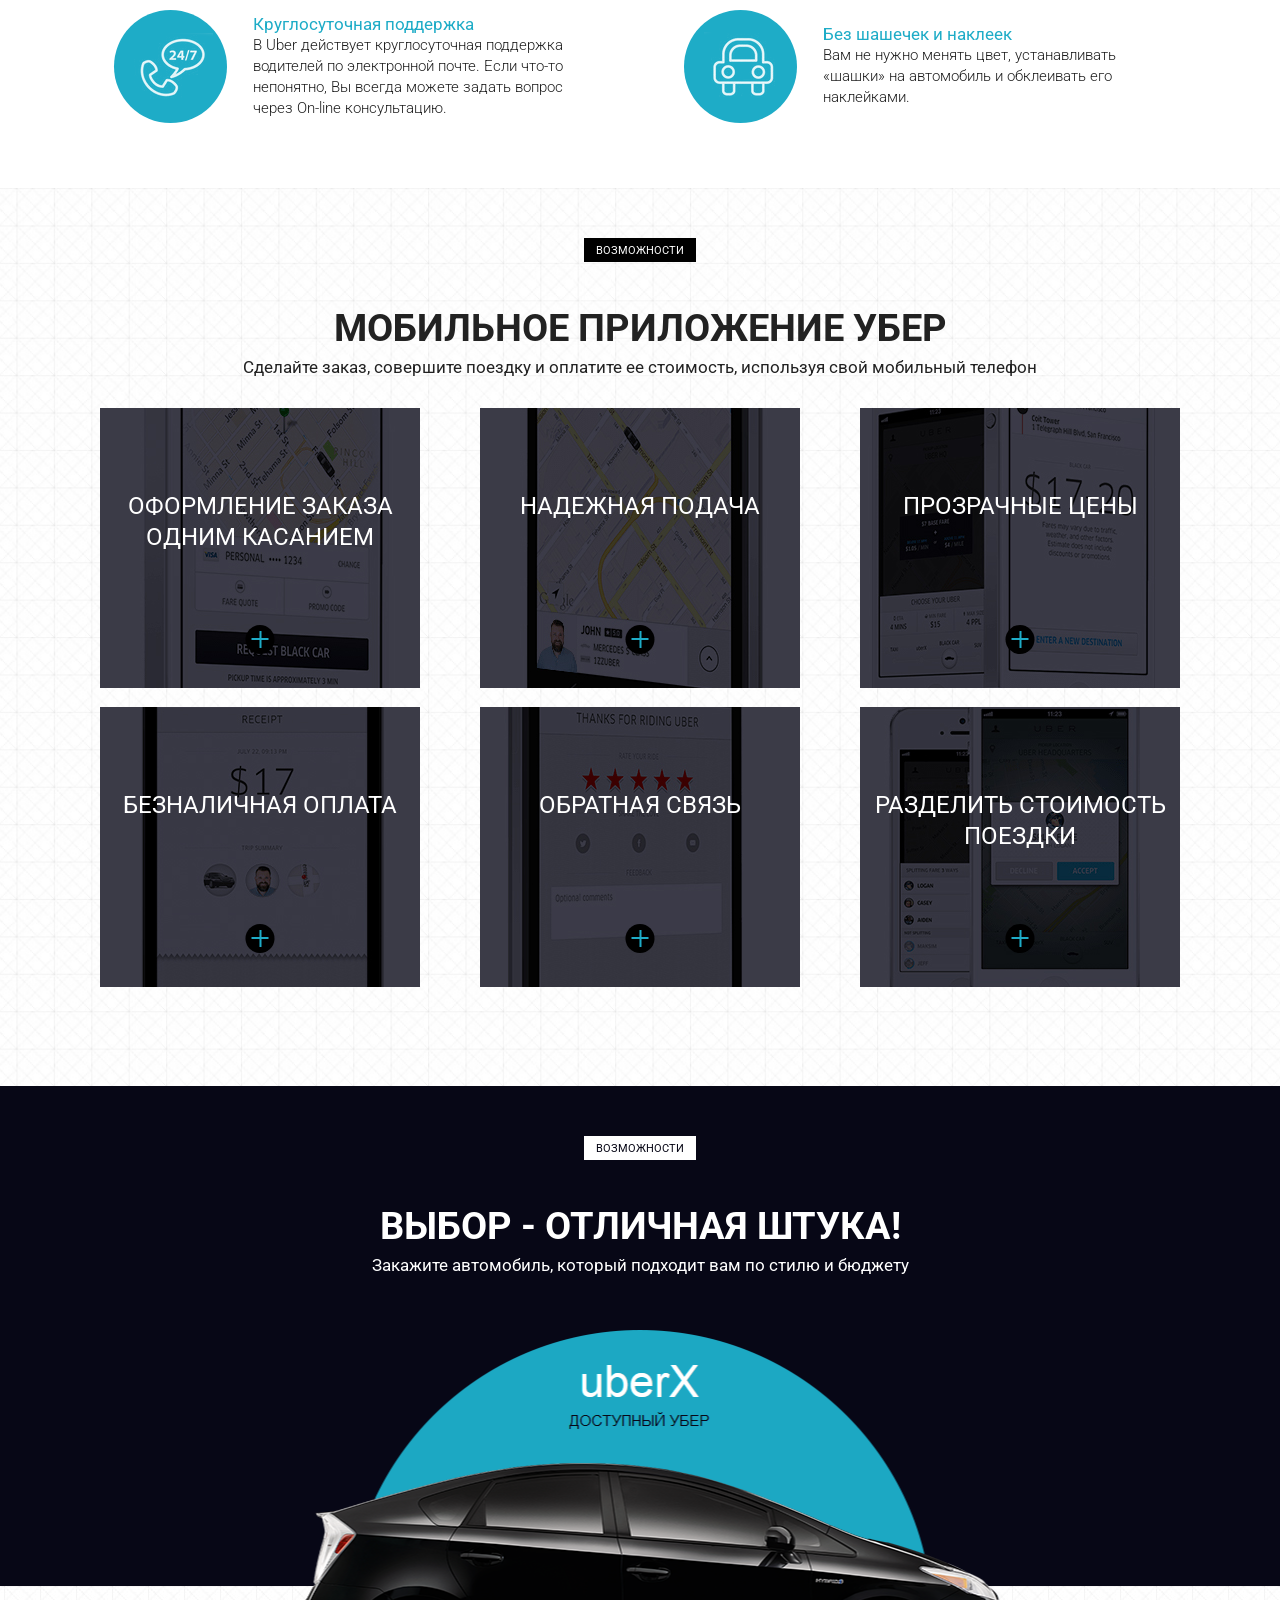
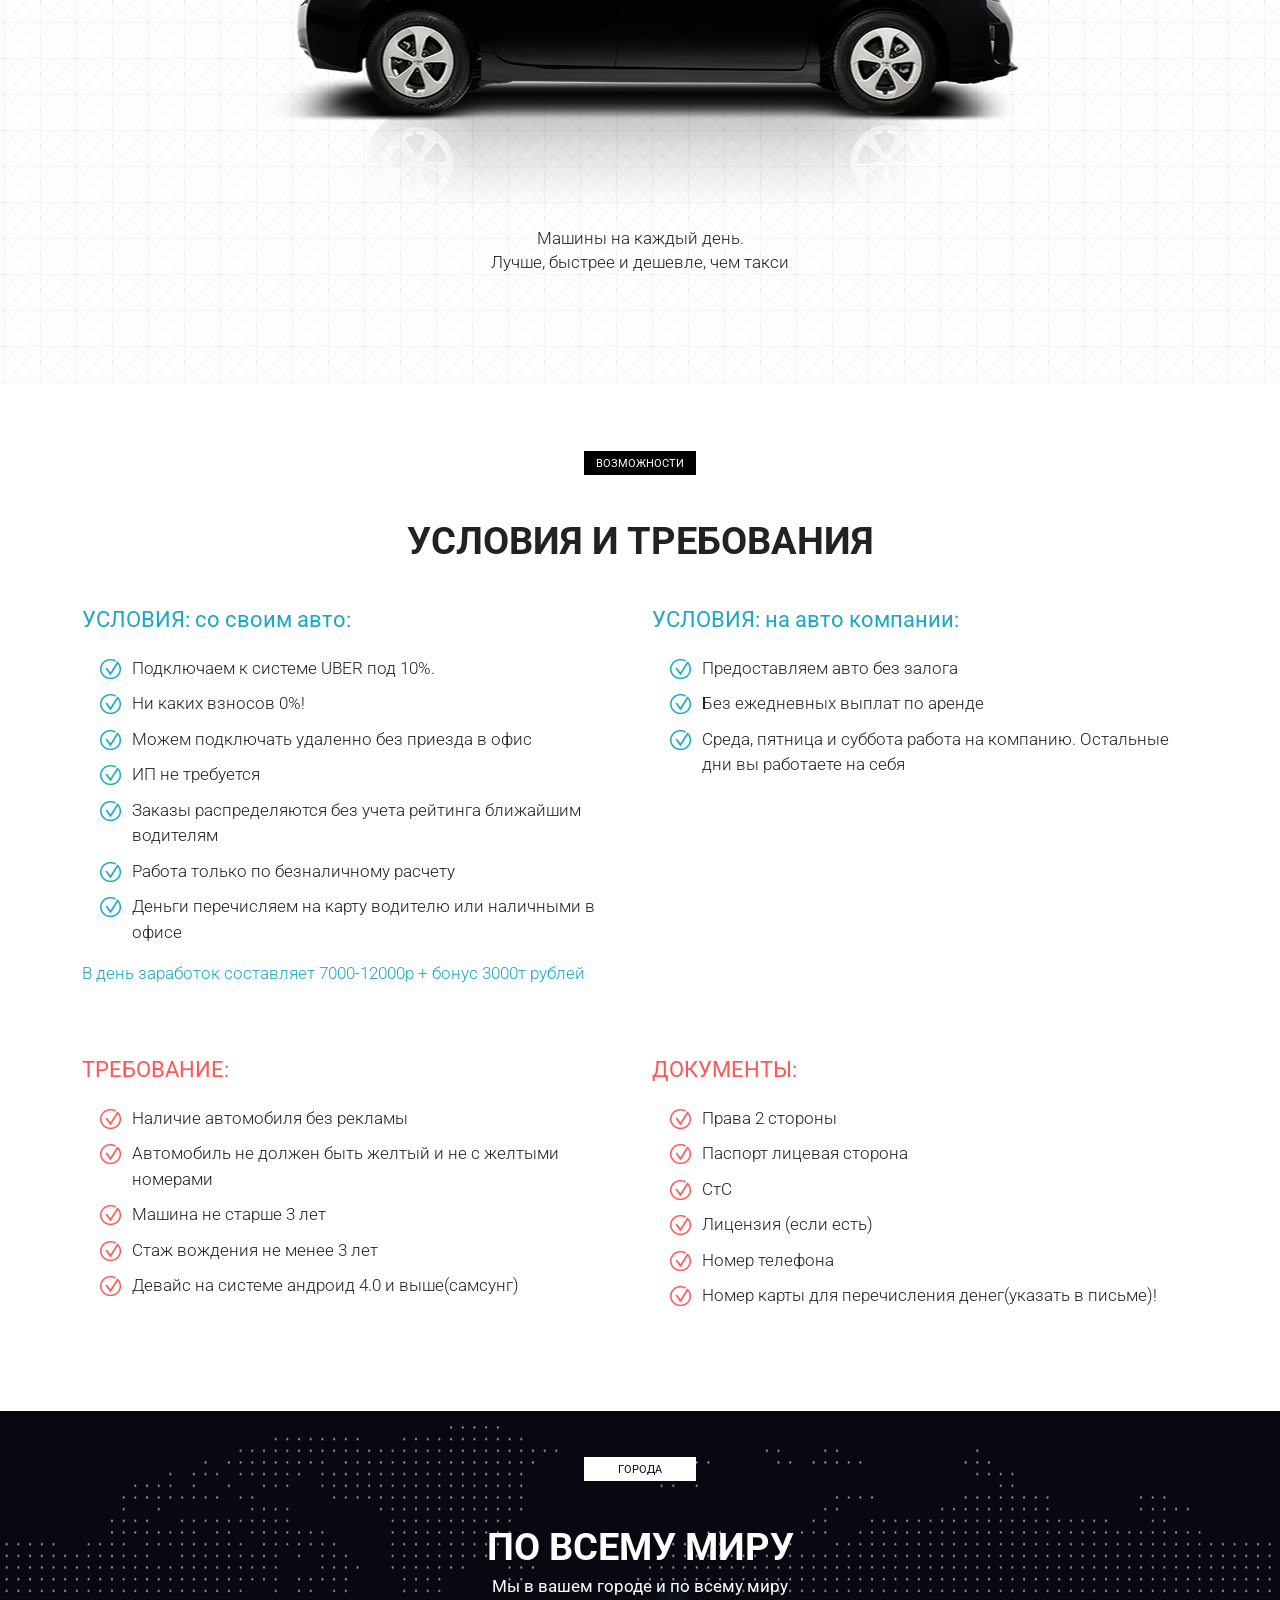
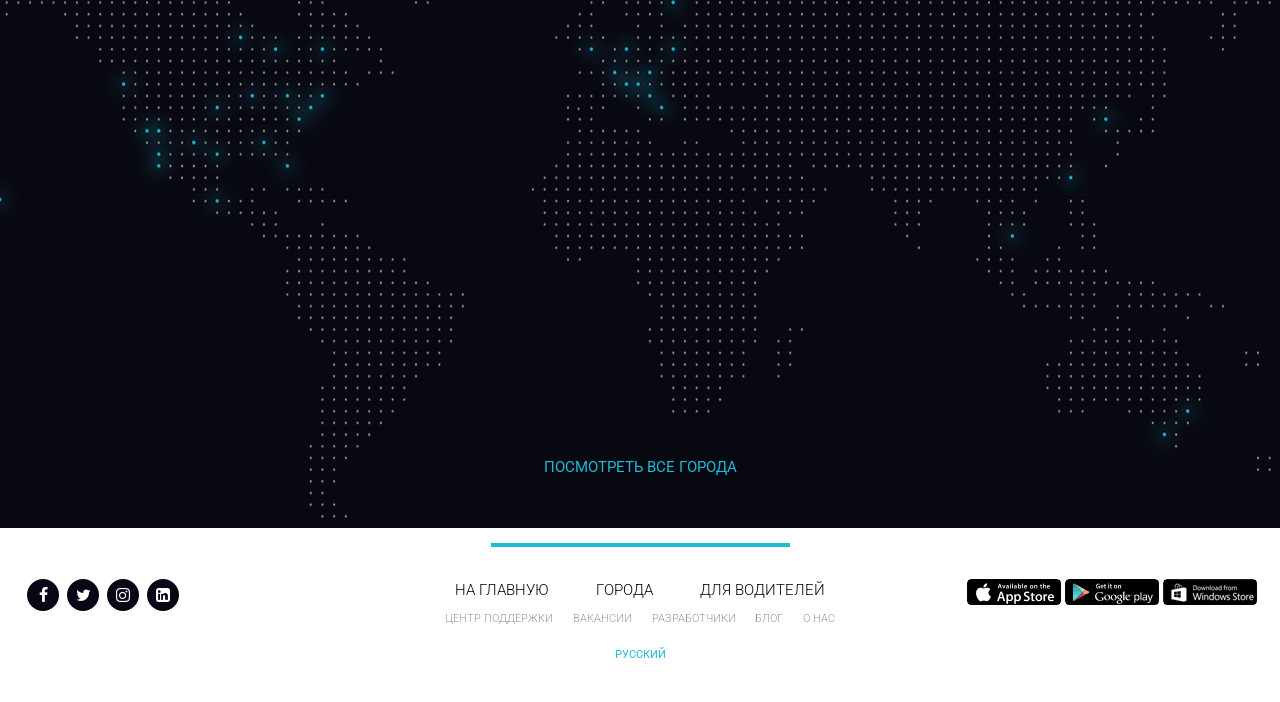
<file: uber/index.html>
<!DOCTYPE html>
<html lang="en">
<head>
	<meta charset="UTF-8">
	<meta name="viewport" content="width=device-width, initial-scale=1.0">
	<meta http-equiv="X-UA-Compatible" content="ie=edge">
	<title>Uber Bootstrap</title>
	<link rel="icon" href="icons/favicon.ico" type="image/x-icon">
	<link href="https://fonts.googleapis.com/css?family=Roboto:300,400,700&amp;subset=cyrillic-ext" rel="stylesheet">
	<link rel="stylesheet" href="css/bootstrap-reboot.min.css">
	<link rel="stylesheet" href="css/bootstrap-grid.min.css">
	<link rel="stylesheet" href="css/fonts.css">
	<link rel="stylesheet" href="css/style.css">
</head>
<body>
	<header>
		<nav>
			<div class="container">
				<ul class="menu">
					<li class="menu_item"><a href="#" class="menu_link">Главная</a></li>
					<li class="menu_item"><a href="#require" class="menu_link">Со своим автомобилем</a></li>
					<li class="menu_item"><a href="#require" class="menu_link">На автомобиле компании</a></li>
					<li class="menu_item"><a href="#require" class="menu_link">Требования</a></li>
					<li class="menu_item"><a href="#" class="menu_link">Контакты</a></li>
					<li class="menu_item"><a href="#" class="menu_link">Оставить заявку</a></li>
				</ul>
			</div>
			<div class="hamburger">
				<span></span>
				<span></span>
				<span></span>
			</div>
		</nav>
		<div class="subheader">
			<div class="container">
				<div class="row">
					<div class="col-6 col-md-4 offset-md-1">
						<a href="#" class="subheader_logo"><img src="img/logo.png" alt="logo"></a>
						<div class="subheader_official">Официальный партнер Uber в Москве</div>
					</div>
	
					<div class="xs-hidden col-md-3 offset-md-1 col-xl-2 offset-xl-2">
						<div class="subheader_call">Звоните нам ежедневно</div>
						<a href="tel:84957970988" class="subheader_phone">8 495 797 09 88</a>
					</div>
	
					<div class="col-6 col-md-3">
						<a href="tel:84957970988" class="xs-visible subheader_phone">8 495 797 09 88</a>
						<button class="subheader_btn">заказать звонок</button>
					</div>
				</div>
			</div>
		</div>
	</header>

	<section class="promo">
		<div class="container">
			<div class="row">
				<div class="col-md-12 offset-md-0 col-lg-10 offset-lg-1">
					<h1 class="promo_header">КОМПАНИЯ UBER PARTNERS!</h1>
					<h2 class="promo_subheader">ПРИГЛАШАЕМ ВОДИТЕЛЕЙ! НА СВОЕМ АВТО!</h2>
					<div class="promo_descr">
						Компания UBER  динамически развивающаяся. Компания на рынке занимает лидирующее место среди
						таксомоторных компаний, Компания абсолютно прозрачная вы можете контролировать все процессы у себя в личном кабинете. Бонуcная система.Помимо выполненной работы по заказам, компания начисляет бонусы за
						пиковое время.
						<br><br>
						Мы одни из партнеров и зарекомендовали себя как одна из лучших команд в городе Москве.  Водители у нас
						зарабатывают от 80000- 120000 в месяц.
					</div>
					<button class="promo_btn">ОТПРАВИТЬ ЗАЯВКУ!</button>
				</div>
			</div>
		</div>
	</section>

	<section class="reasons">
		<div class="container">
			<div class="label">преимущества</div>
			<h2 class="title">8 причин начать работать с нами</h2>
			<div class="row">
				<div class="col-md-6">
					<div class="reasons_block">
						<div class="reasons_round">
							<img src="icons/icon-1.png" alt="reason">
						</div>
						<div class="reasons_descr">
							<div class="reasons_subtitle">Никаких наличных, оплата происходит автоматически</div>
							<div class="reasons_text">
								Стоимость поездки оплачивается пассажиром с привязанной банковской карты, т.е. нет никаких рисков связанных с перевозкой наличности как для пассажира, так и для водителя, Вам не нужно искать мелкие деньги для размена.
							</div>
						</div>
					</div>
				</div>
				<div class="col-md-6">
					<div class="reasons_block">
						<div class="reasons_round">
							<img src="icons/icon-2.png" alt="reason">
						</div>
						<div class="reasons_descr">
							<div class="reasons_subtitle">Комиссия 8% + БОНУСЫ</div>
							<div class="reasons_text">
								У нас минимальная комиссия и мы выплачиваем бонусы за каждую поездку, некоторые наши конкуренты оставляют бонусы себе. Мы работаем честно и с нами водители зарабатывают больше!
							</div>
						</div>
					</div>
				</div>
				<div class="col-md-6">
					<div class="reasons_block">
						<div class="reasons_round">
							<img src="icons/icon-3.png" alt="reason">
						</div>
						<div class="reasons_descr">
							<div class="reasons_subtitle">Высокий доход с гарантированными выплатами</div>
							<div class="reasons_text">
								Мы выплачиваем заработную плату на личную банковскую карту водителя! Вам не нужно оформлять ООО, ИП, платить налоги, подавать декларацию, оплачивать бухгалтерские услуги и ведение банковского счета.
							</div>
						</div>
					</div>
				</div>
				<div class="col-md-6">
					<div class="reasons_block">
						<div class="reasons_round">
							<img src="icons/icon-4.png" alt="reason">
						</div>
						<div class="reasons_descr">
							<div class="reasons_subtitle">Работа в удобное время, никаких графиков</div>
							<div class="reasons_text">
								Вы просто нажимаете кнопку выйти на линию для начала работы, когда решите закончить, нажимаете выйти с линии. Вы можете подрабатывать только утром, вечером, в выходные или праздничные дни!
							</div>
						</div>
					</div>
				</div>
				<div class="col-md-6">
					<div class="reasons_block">
						<div class="reasons_round">
							<img src="icons/icon-5.png" alt="reason">
						</div>
						<div class="reasons_descr">
							<div class="reasons_subtitle">Комфортное, прозрачное и простое подключение</div>
							<div class="reasons_text">
								Мы подключаем дистанционно и бесплатно, Вам нет необходимости приезжать к нам! Вы присылаете нам копии документов, мы регистрируем Вас и присылаем данные для подключения, через 1-2 дня Вы можете начинать работать!
							</div>
						</div>
					</div>
				</div>
				<div class="col-md-6">
					<div class="reasons_block">
						<div class="reasons_round">
							<img src="icons/icon-6.png" alt="reason">
						</div>
						<div class="reasons_descr">
							<div class="reasons_subtitle">Всегда большое количество заказов</div>
							<div class="reasons_text">
								Приложение показывает, где на данный момент больше всего заказов и где действуют повышенные тарифы. У Вас не будет простоя и холостых пробегов. Наши пассажиры всегда приятные и абсолютно неконфликтные люди, которых приятно возить.
							</div>
						</div>
					</div>
				</div>
				<div class="col-md-6">
					<div class="reasons_block">
						<div class="reasons_round">
							<img src="icons/icon-7.png" alt="reason">
						</div>
						<div class="reasons_descr">
							<div class="reasons_subtitle">Круглосуточная поддержка</div>
							<div class="reasons_text">
								В Uber действует круглосуточная поддержка водителей по электронной почте. Если что-то непонятно, Вы всегда можете задать вопрос через On-line консультацию.
							</div>
						</div>
					</div>
				</div>
				<div class="col-md-6">
					<div class="reasons_block">
						<div class="reasons_round">
							<img src="icons/icon-8.png" alt="reason">
						</div>
						<div class="reasons_descr">
							<div class="reasons_subtitle">Без шашечек и наклеек</div>
							<div class="reasons_text">
								Вам не нужно менять цвет, устанавливать «шашки» на автомобиль и обклеивать его наклейками.
							</div>
						</div>
					</div>
				</div>
			</div>
		</div>
	</section>

	<section class="mobile">
		<div class="container">
			<div class="label">возможности</div>
			<div class="title">мобильное приложение убер</div>
			<div class="subtitle">Сделайте заказ, совершите поездку и оплатите ее стоимость, используя свой мобильный телефон</div>
			
			<div class="row">
				<div class="col-md-6 col-xl-4">
					<div class="mobile_item mobile_item_1">
						<div class="mobile_item_subtitle">оформление заказа одним касанием</div>
						<div class="mobile_item_plus"></div>
					</div>
				</div>
				<div class="col-md-6 col-xl-4">
					<div class="mobile_item mobile_item_2">
						<div class="mobile_item_subtitle">надежная подача</div>
						<div class="mobile_item_plus"></div>
					</div>
				</div>
				<div class="col-md-6 col-xl-4">
					<div class="mobile_item mobile_item_3">
						<div class="mobile_item_subtitle">прозрачные цены</div>
						<div class="mobile_item_plus"></div>
					</div>
				</div>
				<div class="col-md-6 col-xl-4">
					<div class="mobile_item mobile_item_4">
						<div class="mobile_item_subtitle">безналичная оплата</div>
						<div class="mobile_item_plus"></div>
					</div>
				</div>
				<div class="col-md-6 col-xl-4">
					<div class="mobile_item mobile_item_5">
						<div class="mobile_item_subtitle">обратная связь</div>
						<div class="mobile_item_plus"></div>
					</div>
				</div>
				<div class="col-md-6 col-xl-4">
					<div class="mobile_item mobile_item_6">
						<div class="mobile_item_subtitle">разделить стоимость поездки</div>
						<div class="mobile_item_plus"></div>
					</div>
				</div>
			</div>
		</div>
	</section>

	<section class="choice">
		<div class="choice_top">
			<div class="label">Возможности</div>
			<div class="title">Выбор - отличная штука!</div>
			<div class="subtitle">Закажите автомобиль, который подходит вам по стилю и бюджету</div>
			<div class="choice_descr choice_hidden">Машины на каждый день. <br> Лучше, быстрее и дешевле, чем такси</div>
			<div class="choice_img"><img src="img/auto.png" alt="car"></div>
		</div>
		<div class="choice_bottom">
			<div class="choice_descr">Машины на каждый день. <br> Лучше, быстрее и дешевле, чем такси</div>
		</div>
	</section>

	<section class="require" id="require">
		<div class="container">
			<div class="label">Возможности</div>
			<div class="title">условия и требования</div>
			<div class="row">
				<div class="col-md-6">
					<div class="require_block">
						<div class="require_title">УСЛОВИЯ: со своим авто:</div>
						<ul class="require_list">
							<li>Подключаем к системе UBER  под 10%.</li>
							<li>Ни каких взносов  0%!</li>
							<li>Можем подключать удаленно без приезда в офис</li>
							<li>ИП не требуется</li>
							<li>Заказы распределяются без учета рейтинга ближайшим водителям</li>
							<li>Работа только по безналичному расчету</li>
							<li>Деньги перечисляем на карту водителю или наличными в офисе</li>
						</ul>
					<div class="require_descr">В день заработок составляет 7000-12000р + бонус 3000т рублей</div>
					</div>
				</div>
				<div class="col-md-6">
					<div class="require_block">
						<div class="require_title">УСЛОВИЯ: на авто компании:</div>
						<ul class="require_list">
							<li>Предоставляем авто без залога</li>
							<li>Без ежедневных выплат по аренде</li>
							<li>Среда, пятница и суббота работа на компанию. Остальные дни вы работаете на себя</li>
					</div>
				</div>
				<div class="col-md-6">
					<div class="require_block require_block_nmb warning">
						<div class="require_title">ТРЕБОВАНИЕ:</div>
						<ul class="require_list">
							<li>Наличие автомобиля без рекламы</li>
							<li>Автомобиль не должен быть желтый и не с желтыми номерами</li>
							<li>Машина не старше 3 лет</li>
							<li>Стаж вождения не менее 3 лет</li>
							<li>Девайс на системе андроид 4.0 и выше(самсунг)</li>
					</div>
				</div>
				<div class="col-md-6">
					<div class="require_block require_block_nmb warning">
						<div class="require_title">ДОКУМЕНТЫ:</div>
						<ul class="require_list">
							<li>Права 2 стороны</li>
							<li>Паспорт лицевая сторона</li>
							<li>СтС</li>
							<li>Лицензия (если есть)</li>
							<li>Номер телефона</li>
							<li>Номер карты для перечисления денег(указать в письме)!</li>
						</ul>
					</div>
				</div>
			</div>
		</div>
	</section>

	<section class="cities">
		<div class="container">
			<div class="label">города</div>
			<div class="title">По всему миру</div>
			<div class="subtitle">Мы в вашем городе и по всему миру</div>
			<a href="#" class="cities_link">посмотреть все города</a>
		</div>
	</section>

	
	<footer>
        <div class="footer_divider"></div>
        <div class="footer_wrapper">
            <div>
                <div class="footer_social">
                    <a href="#" class="footer_social_item">
                        <span class="icon-facebook"></span>
                    </a>
                    <a href="#" class="footer_social_item">
                        <span class="icon-twitter"></span>
                    </a>
                    <a href="#" class="footer_social_item">
                        <span class="icon-instagram"></span>
                    </a>
                    <a href="#" class="footer_social_item">
                        <span class="icon-linkedin-square"></span>
                    </a>
                </div>
            </div>
            <div>
                <div class="footer_links">
                    <div class="footer_links_main">
                        <a href="#">на главную</a>
                        <a href="#">города</a>
                        <a href="#">для водителей</a>
                    </div>
                    <div class="footer_links_sub">
                        <a href="#">центр поддержки</a>
                        <a href="#">вакансии</a>
                        <a href="#">разработчики</a>
                        <a href="#">блог</a>
                        <a href="#">о нас</a>
                    </div>
                    <a href="#" class="footer_links_lang">Русский</a>
                </div>
            </div>
            <div>
                <div class="footer_mobile">
                    <a href="#">
                        <img src="img/appstore.png" alt="App Store">
                    </a>
                    <a href="#">
                        <img src="img/google-play.png" alt="Google play">
                    </a>
                    <a href="#">
                        <img src="img/windows-store.png" alt="Windows store">
                    </a>
                </div>
            </div>
        </div>
    </footer>

	<script src="js/script.js"></script>
</body>
</html>
</file>
<file: monde/css/fonts.css>
@font-face {
  font-family: 'icomoon';
  src:  url('../fonts/icomoon.eot?bxx5wn');
  src:  url('../fonts/icomoon.eot?bxx5wn#iefix') format('embedded-opentype'),
    url('../fonts/icomoon.ttf?bxx5wn') format('truetype'),
    url('../fonts/icomoon.woff?bxx5wn') format('woff'),
    url('../fonts/icomoon.svg?bxx5wn#icomoon') format('svg');
  font-weight: normal;
  font-style: normal;
  font-display: block;
}

[class^="icon-"], [class*=" icon-"] {
  /* use !important to prevent issues with browser extensions that change fonts */
  font-family: 'icomoon' !important;
  /* speak: never; */
  font-style: normal;
  font-weight: normal;
  font-variant: normal;
  text-transform: none;
  line-height: 1;

  /* Better Font Rendering =========== */
  -webkit-font-smoothing: antialiased;
  -moz-osx-font-smoothing: grayscale;
}

.icon-envelope-o:before {
  content: "\f003";
}
.icon-twitter:before {
  content: "\f099";
}
.icon-facebook:before {
  content: "\f09a";
}
.icon-facebook-f:before {
  content: "\f09a";
}
.icon-bars:before {
  content: "\f0c9";
}
.icon-navicon:before {
  content: "\f0c9";
}
.icon-reorder:before {
  content: "\f0c9";
}
.icon-angle-right:before {
  content: "\f105";
}
.icon-instagram:before {
  content: "\f16d";
}
.icon-long-arrow-down:before {
  content: "\f175";
}
.icon-long-arrow-right:before {
  content: "\f178";
}
</file>
<file: monde/css/style.css>
* {
    box-sizing: border-box;
}

/* 
font-family: 'Italianno', cursive;
font-family: 'Montserrat', sans-serif;
font-family: 'Mr De Haviland', cursive;
font-family: 'Open Sans', sans-serif; 
*/

body {
    font-weight: 400;
    font-family: 'Open Sans', sans-serif;
    line-height: 28px;
    font-size: 15px;
    color: #616060;
}

a {
    text-decoration: none;
    display: inline-block;
}

ul,
li {
    margin: 0;
    padding: 0;
    list-style: none;
}

img {
    max-width: 100%;
}

.container {
    max-width: 1200px;
    padding: 0 15px;
    margin: 0 auto;
}

/* Header start */

.header {
    position: absolute;
    top: 0;
    width: 100%;
    z-index: 15;
}

.header__inner {
    display: flex;
    justify-content: space-between;
    padding: 30px 0;
    align-items: center;
}

.header__menu {
    margin-left: auto;
}

/* nav btn start */
.menu__btn {
    color: #fff;
    display: none;
}

.menu__btn span {
    font-size: 40px;
}

/* nav btn end */

.header__menu-item {
    display: inline-block;
}

.header__menu-item + .header__menu-item {
    padding-left: 25px;
}

.header__menu-item a {
    text-transform: uppercase;
    font-size: 11px;
    letter-spacing: 1px;
    color: rgba(255, 255, 255, 0.9);
    font-family: 'Montserrat', sans-serif;
    font-weight: 700;
}

.header__menu-item a:hover {
    color: #8b755a;
}

.header__to-book {
    margin-left: 40px;
    letter-spacing: 1px;
    font-size: 12px;
    color: #fff;
    text-transform: uppercase;
    font-family: 'Montserrat', sans-serif;
    font-weight: 700;
    background-color: #8b755a;
    padding: 18px 25px;
}

.header__to-book:hover {
    background-color: #fff;
    color: #8b755a;
}

.top {
    height: 100vh;
}

.top__inner {
    position: absolute;
    z-index: 10;
    left: 50%;
    top: 50%;
    text-align: center;
    transform: translate(-50%, -50%);
    color: #fff;
    font-family: 'Montserrat', sans-serif;
}

.top__suptitle {
    font-size: 37px;
    font-family: 'Italianno', cursive;
    margin-bottom: 35px;
}

.top__title {
    font-size: 95px;
    line-height: 50px;
    text-transform: uppercase;
    margin-bottom: 55px;
}

.top__link {
    text-transform: uppercase;
    font-size: 12px;
    letter-spacing: 1px;
    font-weight: 700;
    border: 2px solid #fff;
    padding: 14px 20px;
    color: #fff;
}

.top__link:hover {
    border: 2px solid #8b755a;
    color: #8b755a;
}

.top__item-1, 
.top__item-2,
.top__item-3 {
    background-image: url(../img/top-item-1.jpg);
    background-position: top center;
    background-repeat: no-repeat;
    background-size: cover;
    height: 100vh;
}

.top__item-2 {
    background-image: url(../img/top-item-2.jpg);
}

.top__item-3 {
    background-image: url(../img/top-item-3.jpg);
}

.top__item-fon {
    background-color: rgba(0, 0, 0, 0.55);
    height: 100vh;
}

.top__slider .slick-dots {
    position: absolute;
    top: 50%;
    transform: translate(0 -50%);
    left: 35px;
}

.top__slider .slick-dots li button {
    height: 35px;
    width: 0px;
    font-size: 0;
    background-color: transparent;
    border: none;
    border-left: 1px solid transparent;
    outline: none;
    position: relative;
    padding: 0 24px 0 0;
    cursor: pointer;
}

.top__slider .slick-dots li.slick-active button {
    border-left: 1px solid #fff;
}

.top__slider .slick-dots li button:before {
    content: "\f105";
    position: absolute;
    right: 0;
    top: 9px;
    font-family: 'icomoon';
    font-size: 15px;
    color: rgba(255, 255, 255, 0.5);
}

.top__slider .slick-dots li.slick-active button:before {
    color: #fff;
}

.top__to-go  {
    position: absolute;
    bottom: 40px;
    left: 0;
    right: 0;
    text-align: center;
    z-index: 20;
}

.top__to-go a {
    font-size: 25px;
    color: #fff;
}

.menu {
    padding-top: 100px;
    padding-bottom: 140px;
    background-color: #f5f5f5;
}

.menu__quote {
    max-width: 545px;
    margin: 0 auto;
    text-align: center;
    font-size: 20px;
    line-height: 34px;
    font-family: 'Montserrat', sans-serif;
    font-family: Georgia, 'Times New Roman', Times, serif;
    color: #232323;
    position: relative;
    padding-left: 100px;
    padding-right: 100px;
    box-sizing: content-box;
}

.menu__quote:before,
.menu__quote:after {
    content: "";
    position: absolute;
    top: 50%;
    width: 50px;
    background-color: #505050;
    height: 1px;
}

.menu__quote:before {
    left: 0;
}

.menu__quote:after {
    right: 0;
}

.menu__quote-author {
    text-align: center;
    font-size: 12px;
    font-style: italic;
    font-family: 'Montserrat', sans-serif;
    font-family: Georgia, 'Times New Roman', Times, serif;
    color: #494949;
    max-width: 545px;
    margin: 30px auto 120px;

}

.menu__block {
    min-height: 665px;
}

.menu__block .menu__block-left {
    margin-bottom: 140px;
}

.menu__block-left {
    padding: 70px 0px 100px;
    margin-bottom: 140px;
    background-image: url(../img/block-left.jpg);
    background-repeat: no-repeat;
    background-position: top right;
}

.menu__block-info {
    padding: 70px 90px 100px 70px;
    background-color: #fff;
    max-width: 595px;
    color: #232323;
}

.menu__block-title {
    line-height: 50px;
    font-size: 24px;
    font-weight: 700;
    text-transform: uppercase;
    font-family: 'Montserrat', sans-serif;
    margin-bottom: 10px;
}

.menu__block-text {
    margin-bottom: 40px;
}

.menu__block-author {
    font-size: 48px;
    font-family: 'Mr De Haviland', cursive;
}

.menu__block-link {
    font-size: 12px;
    color: #8b755a;
    border-bottom: 2px solid #8b755a;
    text-transform: uppercase;
    font-family: 'Montserrat', sans-serif;
    font-weight: bold;
    letter-spacing: 1;
}

.menu__block-right {
    padding: 70px 0px 100px;
    background-image: url(../img/block-right.jpg);
    background-repeat: no-repeat;
    background-position: top left;
}

.menu__block-right .menu__block-info {
    float: right;
}
/* menu end */


/* enjoy start */
.enjoy__inner {
    padding-top: 200px;
    padding-bottom: 200px;
    min-height: 650px;
    text-align: center;
    color: #fff;
    background-image: url(../img/7.jpg);
    background-position: top center;
    background-repeat: no-repeat;
    background-size: cover;
    height: 100%;
}
.enjoy__inner-title {
    font-size: 60px;
    line-height: 50px;
    font-family: 'Montserrat', sans-serif;
    font-weight: bold;
    text-transform: uppercase;
}

.enjoy__inner-description {
    font-size: 20px;
    line-height: 34px;
    max-width: 620px;
    margin: 0 auto;
    font-family: Georgia, 'Times New Roman', Times, serif;
    padding-top: 40px;
    padding-bottom: 40px;
}

.enjoy__inner-button {
    font-size: 12px;
    text-transform: uppercase;
    color: #fff;
    font-family: 'Montserrat', sans-serif;
    font-weight: bold;
    border: 2px solid #fff;
    padding: 14px 20px;
}

/* enjoy end */
/* blog / fav start */
.favourites,
.blog {
    padding: 115px 0;
    text-align: center;
}

.favourites__subtitle,
.blog__subtitle {
    font-size: 25px;
    color: #8b755a;
    margin-bottom: 20px;
    font-family: 'Italianno', cursive;
}

.favourites__title,
.blog__title {
    text-transform: uppercase;
    font-size: 42px;
    line-height: 50px;
    color: #232323;
    font-family: 'Montserrat', sans-serif;
    font-weight: 700;
    padding-bottom: 35px;
    margin-bottom: 60px;
    position: relative;
}
.favourites__title:after {
    content: "";
    width: 36px;
    height: 1px;
    background-color: #8b755a;
    position: absolute;
    bottom: 0;
    left: 0;
    right: 0; 
    margin: 0 auto; 
}
 
.blog__title:after {
    content: "";
    width: 36px;
    height: 1px;
    background-color: #8b755a;
    position: absolute;
    bottom: 0;
    left: 0;
    right: 0; 
    margin: 0 auto;   
}

.favourites__items,
.blog__items {
    display: flex;
    justify-content: space-between;
    flex-wrap: wrap;
}
.favourites__item,
.blog__item {
    max-width: 375px;
}

.blog__item-title {
    margin-top: 30px;
    line-height: 50px;
    font-size: 16px;
    color: #232323;
    text-transform: uppercase;
    font-family: 'Montserrat', sans-serif;
    font-weight: 700;
}

.favourites__item {
    min-width: 370px;
    min-height: 400px;
}

.fav-item-1,
.fav-item-2,
.fav-item-3{
    background-position: top center;
    background-repeat: no-repeat;
    background-size: cover;
    display: flex;
    flex-direction: column;
    justify-content: center;
}

.fav-item-1 {
    background-image: url(../img/fav-img-1.jpg);
}
.fav-item-2 {
    background-image: url(../img/fav-img-2.jpg);
}

.fav-item-3 {
    background-image: url(../img/fav-img-3.jpg);
}

.favourites__item-title {
    font-size: 24px;
    line-height: 50px;
    color: #fff;
    font-family: 'Montserrat', sans-serif;
    font-weight: 700;
    padding-bottom: 15px;
    margin-bottom: 15px;
    position: relative;
}

.favourites__item-title:after {
    content: "";
    width: 40px;
    height: 1px;
    background-color: #fff;
    position: absolute;
    bottom: 0;
    left: 0;
    right: 0; 
    margin: 0 auto; 
}

.favourites__item-subtitle {
    color: #d1d1d1;
    font-size: 14px;
    font-family: Georgia, 'Times New Roman', Times, serif;
    font-style: italic;
}

.blog__item-subtitle {
    color: #a7a7a7;
    font-family: Georgia, 'Times New Roman', Times, serif;
}

.blog__item-subtitle a {
    color: #a7a7a7;
    font-size: 12px;
    font-family: Georgia, 'Times New Roman', Times, serif;
    font-style: italic;
    letter-spacing: 0.5px;
}

.blog__expert {
    font-size: 14px;
    margin: 10px 0;
    padding: 0px 10px;
}

.blog__link {
    font-size: 12px;
    font-family: 'Montserrat', sans-serif;
    color: #8b755a;
}

.blog__link:after {
    content: "\f178";
    font-family: 'icomoon';
    margin-left: 10px;
    vertical-align: bottom;
}
/* blog end */

/* footer start */
.footer {
    background-color: #171717;
    padding-top: 85px;
}

.footer__top {
    padding-bottom: 50px;
    border-bottom: 1px solid #545454;
    display: flex;
    justify-content: space-between;
    flex-wrap: wrap;
}

.footer__info-contact {
    color: #bcbcbc;
    font-size: 14px;
    line-height: 32px;
    padding-top: 20px;
}

.footer__info-contact a {
    color: #bcbcbc;
}

.footer__social-title,
.footer__instagram-title {
    font-size: 11px;
    color: #fff;
    text-transform: uppercase;
    font-weight: 700;
    font-family: 'Montserrat', sans-serif;
    margin-bottom: 20px;
    letter-spacing: 1px;
}

.footer__social {
    max-width: 560px;
    margin-right: 50px;
    margin-left: auto;
}

.footer__social-form {
    margin-bottom: 35px;
}

.footer__social-form input {
    display: inline-block;
    outline: none;
    border: none;
}

.footer__social-form input[type="email"] {
    background-color: #fff;
    height: 45px;
    line-height: 45px;
    width: 440px;
    padding-left: 10px;
    padding-right: 10px;
}

.footer__social-form input[type="submit"] {
    background-color: #8b755a;
    text-transform: uppercase;
    height: 45px;
    color: #fff;
    font-weight: 700;
    font-family: 'Montserrat', sans-serif;
    font-size: 12px;
    padding-left: 20px;
    padding-right: 20px;
    margin-left: 13px;
    vertical-align: top;
}

.footer__social-item {
    display: inline-block;

}

.footer__social-item+ .footer__social-item {
    padding-left: 8px;
}

.footer__social-item a {
    border: 2px solid #8b755a;
    border-radius: 50%;
    height: 40px;
    width: 40px;
    position: relative;
    ;
}

.footer__social-item a span {
    color: #8b755a;
    font-size: 17px;
    position: absolute;
    top: 50%;
    left: 50%;
    transform: translate(-50%,-50%);
}

.footer__instagram {
    width: 255px;
}

.footer__instagram-images {
    display: flex;
    flex-wrap: wrap;
    justify-content: space-between;
}

.footer__instagram-images img {
    margin-bottom: 8px;
}

.footer__copy {
    padding: 30px 0;
}

.footer__copy-text {
    font-size: 12px;
    color: #545454;
    line-height: 32px;
    text-align: center;
}
</file>
<file: monde/css/media.css>
@media (max-width: 1200px) {
	.footer__top {
		justify-content: center;
	}
	.footer__instagram {
		width: 100%;
	}
	.footer__instagram img {
		width: 160px;
		height: 160px;
	}
	.footer__instagram-images {
		justify-content: center;
	}
}

@media (max-width: 992px) {
	.menu__btn {
		display: block;
	}
	.header__menu-list {
		display: none;
		position: absolute;
		top: 100px;
		left: 0;
		right: 0;
		width: 100%;
		text-align: center;
		background-color: #ccc;
		z-index: 15;
	}
	.header__menu-item {
		display: block;
	}
	.header__menu-item + .header__menu-item {
		padding-left: 0;
	}
	.header__menu-item a {
		display: block;
		padding: 15px 0;
	}
	.favourites__items, 
	.blog__items {
		justify-content: center;
	}
	.favourites__item, 
	.blog__item {
		margin: 0 30px;
		margin-bottom: 5px;
	}
}

@media (max-width: 768px) {
	.menu__quote:before,
	.menu__quote:after {
		display: none;
	}
	.menu__quote {
		padding-left: 15px;
		padding-right: 15px;
	}
	.menu {
		padding-bottom: 100px
	}
	.menu__block-left {
		margin-bottom: 100px;
	}
	.favourites,
	.blog {
		padding: 75px 0;
	}

}

@media (max-width: 630px) {
	/* .footer__social {
		margin-right: 0;
	}
	.footer__social-title,
	.footer__instagram-title {
		text-align: center;
	}
	/* .footer__social-list {
		text-align: center;
	} */
	.footer__social-form input[type="email"] {
		width: 100%;
	}
	.footer__social-form input[type="submit"] {
		margin-top: 10px;
		margin-left: 0;
	}
	.footer__social {
		margin-right: 0;
		margin-left: 30px;
	}

}


@media (max-width: 580px) {
	.menu__block-info {
		padding: 30px 20px 50px 20px;
	}
} 

@media (max-width: 480px) {
	.header__inner {
		flex-wrap: wrap;
	}
	.header__to-book {
		margin-left: 0;
		width: 100%;
		text-align: center;
		margin-top: 20px;
	}
	.menu__block-info {
		padding: 30px 20px 50px 20px;
	}
	.footer__social-form input[type="submit"] {
		width: 100%;
	}
	.footer__social {
		margin-left: 0;
	}
	.footer__social-title,
	.footer__instagram-title {
		text-align: center;
	}
} 

@media (max-width: 414px) {
	.top__title {
		font-size: 70px;
	}
}


@media (max-width: 320px) {
	.top__inner {
		top: 55%;
	}
	.favourites__item {
		min-width: 320px;
	}
}


@media (min-width: 992px) {
	.header__menu-list {
		display: block !important;
	}
}
</file>
<file: uber/css/fonts.css>
@font-face {
  font-family: 'icomoon';
  src:  url('../fonts/icomoon.eot?ol9q04');
  src:  url('../fonts/icomoon.eot?ol9q04#iefix') format('embedded-opentype'),
    url('../fonts/icomoon.ttf?ol9q04') format('truetype'),
    url('../fonts/icomoon.woff?ol9q04') format('woff'),
    url('../fonts/icomoon.svg?ol9q04#icomoon') format('svg');
  font-weight: normal;
  font-style: normal;
  font-display: block;
}

[class^="icon-"], [class*=" icon-"] {
  /* use !important to prevent issues with browser extensions that change fonts */
  font-family: 'icomoon' !important;
  speak: never;
  font-style: normal;
  font-weight: normal;
  font-variant: normal;
  text-transform: none;
  line-height: 1;

  /* Better Font Rendering =========== */
  -webkit-font-smoothing: antialiased;
  -moz-osx-font-smoothing: grayscale;
}

.icon-linkedin-square:before {
  content: "\f08c";
}
.icon-twitter:before {
  content: "\f099";
}
.icon-facebook:before {
  content: "\f09a";
}
.icon-facebook-f:before {
  content: "\f09a";
}
.icon-instagram:before {
  content: "\f16d";
}
</file>
<file: uber/css/style.css>
*{font-family:'Roboto', sans-serif}header{position:relative;height:50px}nav{position:fixed;width:100%;height:50px;background-color:#212121;z-index:2}.hamburger{display:none}.menu{display:-webkit-box;display:-ms-flexbox;display:flex;-webkit-box-pack:justify;-ms-flex-pack:justify;justify-content:space-between;padding:13px 70px;margin:0;list-style-type:none}.menu_link{color:#ffffff;font-size:15px;font-weight:300;text-decoration:none}.menu_link:hover{color:#1eacc7}.menu_item{border-right:2px dotted black;padding-right:44px}.menu_item:last-child{border-right:none}.subheader{position:absolute;top:50px;width:100%;height:84px;background-color:rgba(0,0,0,0.6)}.subheader_logo{display:block;max-width:100%;margin-top:16px}.subheader_official{margin-top:6px;opacity:0.5;color:#ffffff;font-size:13px;font-weight:400}.subheader_call{color:#ffffff;font-size:12px;font-weight:300;margin-top:19px;text-align:right}.subheader_phone{display:block;margin-top:8px;color:#ffffff;font-size:22px;font-weight:400;text-transform:uppercase;text-align:right;line-height:12px}.subheader_btn{margin-top:19px;width:172px;height:46px;-webkit-box-shadow:inset 0 -3px 0 rgba(0,0,0,0.12);box-shadow:inset 0 -3px 0 rgba(0,0,0,0.12);border:none;border-radius:4px;background-image:-webkit-gradient(linear, left bottom, left top, from(#1eacc7), to(#4ce2ff));background-image:linear-gradient(to top, #1eacc7 0%, #4ce2ff 100%);text-shadow:1px 1px 0 rgba(0,0,0,0.21);color:#ffffff;font-size:14px;font-weight:400;text-transform:uppercase}.subheader_btn:hover{background-image:none;background-color:#1eacc7}.promo{min-height:800px;background:url("../img/uber_bg.png") center center/cover no-repeat;padding:150px 0 135px 0}.promo_header{color:#ffffff;font-weight:700;text-transform:uppercase;font-size:60px;line-height:60px;margin:0;text-align:center}.promo_subheader{color:#ffffff;font-weight:700;text-transform:uppercase;font-size:36px;line-height:36px;margin:0;margin-top:22px;text-align:center}.promo_descr{color:#ffffff;font-size:18px;font-weight:400;line-height:24px;text-align:center;margin-top:23px}.promo_btn{display:block;margin:118px auto 0 auto;width:259px;height:63px;-webkit-box-shadow:inset 0 -4px 0 rgba(0,0,0,0.12);box-shadow:inset 0 -4px 0 rgba(0,0,0,0.12);border:none;border-radius:4px;background-image:-webkit-gradient(linear, left bottom, left top, from(#1eacc7), to(#4ce2ff));background-image:linear-gradient(to top, #1eacc7 0%, #4ce2ff 100%);text-shadow:1px 1px 0 rgba(0,0,0,0.21);color:#ffffff;font-size:18px;font-weight:400;text-transform:uppercase}.promo_btn:hover{background-image:none;background-color:#1eacc7}.reasons{padding:50px 0 65px 0}.label{margin:0 auto;height:24px;width:112px;padding:5px 12px;background-color:#000000;color:#ffffff;font-size:11px;font-weight:400;text-transform:uppercase;text-align:center}.title{margin-bottom:0;margin-top:38px;color:#222222;font-size:38px;font-weight:700;text-transform:uppercase;text-align:center}.subtitle{font-weight:400;font-size:17px;line-height:21px;text-align:center;color:#222222}.reasons_block{display:-webkit-box;display:-ms-flexbox;display:flex;-webkit-box-pack:center;-ms-flex-pack:center;justify-content:center;-webkit-box-align:center;-ms-flex-align:center;align-items:center;margin-top:35px}.reasons_round{display:-webkit-box;display:-ms-flexbox;display:flex;-webkit-box-pack:center;-ms-flex-pack:center;justify-content:center;-webkit-box-align:center;-ms-flex-align:center;align-items:center;margin-right:26px;width:113px;height:113px;background-color:#1eacc7;border-radius:100%}.reasons_descr{width:343px}.reasons_subtitle{line-height:21px;color:#1eacc7;font-size:17px;font-weight:400}.reasons_text{color:#202020;font-size:15px;font-weight:300;line-height:21px}.mobile{min-height:864px;padding:50px 0 80px 0;background:url("../img/mobile_bg.png") center center/cover no-repeat}.mobile .row{margin-top:30px}.mobile_item{position:relative;width:320px;height:280px;margin:0 auto;margin-bottom:19px;padding-top:83px}.mobile_item_1{background:url("../img/card-1.png") center center/cover no-repeat}.mobile_item_2{background:url("../img/card-2.png") center center/cover no-repeat}.mobile_item_3{background:url("../img/card-3.png") center center/cover no-repeat}.mobile_item_4{background:url("../img/card-4.png") center center/cover no-repeat}.mobile_item_5{background:url("../img/card-5.png") center center/cover no-repeat}.mobile_item_6{background:url("../img/card-6.png") center center/cover no-repeat}.mobile_item_subtitle{font-weight:400;font-size:24px;line-height:31px;text-align:center;text-transform:uppercase;color:#FFFFFF}.mobile_item_plus{display:-webkit-box;display:-ms-flexbox;display:flex;-webkit-box-pack:center;-ms-flex-pack:center;justify-content:center;-webkit-box-align:center;-ms-flex-align:center;align-items:center;position:absolute;bottom:34px;left:50%;-webkit-transform:translateX(-50%);transform:translateX(-50%);width:29px;height:29px;background:#000000;border-radius:100%;margin:0 auto;cursor:pointer}.mobile_item_plus:before{content:'';width:17px;height:2px;background-color:#1eacc7;-webkit-transition:0.3s all;transition:0.3s all}.mobile_item_plus:after{content:'';position:absolute;left:50%;-webkit-transform:translateX(-50%);transform:translateX(-50%);height:17px;width:2px;background-color:#1eacc7;-webkit-transition:0.3s all;transition:0.3s all}.mobile_item_plus:hover:before,.mobile_item_plus:hover:after{background-color:#ff5656}.choice_top{position:relative;min-height:500px;padding-top:50px;background-color:#070716}.choice_top .label{color:#070716;background-color:#fff}.choice_top .title{color:#fff}.choice_top .subtitle{color:#fff}.choice_top .choice_img{position:absolute;margin-top:54px;left:50%;-webkit-transform:translateX(-50%);transform:translateX(-50%)}.choice_bottom{min-height:397px;background:url("../img/auto-bg.png") center center/cover no-repeat}.choice_bottom .choice_descr{padding-top:240px;font-weight:300;font-size:17px;line-height:24px;text-align:center;color:#222222}.choice_hidden{display:none}.require{padding:68px 0 84px 0}.require_block{margin:33px 0}.require_block_nmb{margin-bottom:0px}.require_title{font-weight:400;font-size:22px;color:#1CA8C3}.require_list{list-style-type:none;padding-left:50px;margin-top:20px}.require_list li{position:relative;font-weight:300;font-size:17px;color:#222222;margin-bottom:10px}.require_list li:before{content:'';position:absolute;left:-32px;top:3px;display:block;width:21px;height:20px;background:url("../icons/check_blue.svg") center center/cover no-repeat}.require_descr{font-weight:300;font-size:17px;color:#1CA8C3}.require .warning .require_title{color:#ff5656}.require .warning .require_list li:before{background:url("../icons/check_red.svg") center center/cover no-repeat}.cities{position:relative;min-height:720px;padding:48px 0;background:url("../img/world_bg.png") center center/cover no-repeat}.cities .label{color:#070716;background-color:#fff}.cities .title{color:#fff}.cities .subtitle{color:#fff}.cities_link{position:absolute;left:50%;-webkit-transform:translateX(-50%);transform:translateX(-50%);bottom:50px;font-weight:400;font-size:15px;text-align:center;text-transform:uppercase;color:#1FBAD6;text-decoration:none;display:block}footer{padding:14px 23px 39px 23px}footer a:hover{text-decoration:none}.footer_divider{width:299px;height:4px;background-color:#1fbad6;margin:0 auto}.footer_wrapper{display:-webkit-box;display:-ms-flexbox;display:flex;-webkit-box-pack:justify;-ms-flex-pack:justify;justify-content:space-between;-webkit-box-align:start;-ms-flex-align:start;align-items:flex-start;padding-top:32px}.footer_wrapper>div{width:33%}.footer_wrapper>div:nth-child(3){display:-webkit-box;display:-ms-flexbox;display:flex;-webkit-box-pack:end;-ms-flex-pack:end;justify-content:flex-end}.footer_social{width:160px;display:-webkit-box;display:-ms-flexbox;display:flex;-webkit-box-pack:justify;-ms-flex-pack:justify;justify-content:space-between}.footer_social_item{display:-webkit-box;display:-ms-flexbox;display:flex;-webkit-box-pack:center;-ms-flex-pack:center;justify-content:center;-webkit-box-align:center;-ms-flex-align:center;align-items:center;margin:0 4px;width:32px;height:32px;background-color:#070716;border-radius:100%;text-decoration:none}.footer_social_item span{color:#fff}.footer_social_item span:hover{color:#1eacc7}.footer_links{width:390px;margin:0 auto}.footer_links_main{display:-webkit-box;display:-ms-flexbox;display:flex;-webkit-box-pack:justify;-ms-flex-pack:justify;justify-content:space-between;padding:0 10px}.footer_links_main a{color:#070716;font-size:15px;font-weight:300;text-transform:uppercase;text-decoration:none}.footer_links_main a:hover{color:#1eacc7}.footer_links_sub{display:-webkit-box;display:-ms-flexbox;display:flex;-webkit-box-pack:justify;-ms-flex-pack:justify;justify-content:space-between;margin-top:10px}.footer_links_sub a{color:#999999;font-size:11px;font-weight:300;text-transform:uppercase;text-decoration:none}.footer_links_sub a:hover{color:#1eacc7}.footer_links_lang{display:block;margin:0 auto;color:#1fbad6;font-size:11px;font-weight:400;margin-top:19px;text-transform:uppercase;text-align:center;text-decoration:none}.footer_mobile a{text-decoration:none}.xs-visible{display:none}@media (max-width: 1200px){.menu_item{padding-right:18px}.menu_link{font-size:14px}.promo_header{font-size:50px}.reasons_block{-webkit-box-align:start;-ms-flex-align:start;align-items:flex-start}.reasons_descr{width:300px}.footer_links{width:100%}.footer_links_main a{font-size:13px}.footer_links_sub a{font-size:10px}}@media (max-width: 991px){.menu_item{padding-right:10px}.menu_link{font-size:10px}.subheader_logo{width:100%}.subheader_official{font-size:11px}.subheader_phone{font-size:18px}.subheader_btn{margin-top:21px;height:40px;width:100%}.promo_header{font-size:40px}.promo_subheader{font-size:30px}.reasons_block{-webkit-box-orient:vertical;-webkit-box-direction:normal;-ms-flex-direction:column;flex-direction:column;-webkit-box-align:center;-ms-flex-align:center;align-items:center}.reasons_round{margin-right:0}.reasons_descr{margin-top:20px;width:300px;text-align:center}}@media (max-width: 768px){.menu{position:fixed;-webkit-box-orient:vertical;-webkit-box-direction:normal;-ms-flex-direction:column;flex-direction:column;-webkit-box-pack:center;-ms-flex-pack:center;justify-content:center;-webkit-box-align:center;-ms-flex-align:center;align-items:center;top:0;left:-100%;width:50%;height:100vh;padding:20px 15px;background-color:rgba(0,0,0,0.8);-webkit-transition:0.6s all;transition:0.6s all}.menu_active{left:0}.menu_item{padding-right:0;border:none;margin:10px}.menu_link{font-size:20px}.hamburger{display:block;position:absolute;right:10px;top:50%;-webkit-transform:translateY(-50%);transform:translateY(-50%);width:26px;height:12px}.hamburger span{display:block;height:2px;width:100%;background-color:#fff;margin-bottom:2px;-webkit-transition:0.5s all;transition:0.5s all}.hamburger_active span{margin-bottom:-2px}.hamburger_active span:nth-child(1){-webkit-transform:translateY(3px) rotate(-45deg);transform:translateY(3px) rotate(-45deg)}.hamburger_active span:nth-child(2){display:none}.hamburger_active span:nth-child(3){-webkit-transform:translateY(3px) rotate(45deg);transform:translateY(3px) rotate(45deg)}.xs-hidden{display:none}.xs-visible{display:block}.subheader_phone{display:block;margin-top:10px;font-weight:400;font-size:16px;text-align:center;text-transform:uppercase;color:#FFFFFF}.subheader_btn{display:block;width:200px;height:40px;margin:0 auto;margin-top:10px}.subheader_logo img{width:100%}.promo_header{line-height:45px}.footer_wrapper{-webkit-box-orient:vertical;-webkit-box-direction:normal;-ms-flex-direction:column;flex-direction:column;-webkit-box-align:center;-ms-flex-align:center;align-items:center}.footer_wrapper>div{width:50%}.footer_wrapper>div:nth-child(3){display:-webkit-box;display:-ms-flexbox;display:flex;-webkit-box-pack:center;-ms-flex-pack:center;justify-content:center}.footer_social{margin:0 auto}.footer_links{margin-top:10px}.footer_links_sub{margin-top:5px}.footer_links_lang{margin-top:5px}.footer_mobile{margin-top:10px}.choice_img img{width:100%}}@media (max-width: 575px){nav{height:30px}header{height:30px}.subheader{top:30px;height:60px}.subheader_official{display:none}.subheader_logo{margin-top:16px}.subheader_phone{margin-top:8px;font-weight:400;font-size:12px}.subheader_btn{margin-top:7px;width:110px;height:22px;font-size:9px}.promo{min-height:400px;padding:82px 0 34px 0}.promo_descr{display:none}.promo_header{font-size:30px;padding:0 24px;line-height:35px}.promo_subheader{font-size:20px;margin-top:33px;padding:0 10px;line-height:30px}.promo_btn{width:210px;height:50px;margin-top:72px;font-size:15px}.menu{width:100%}.menu_item{width:100%;text-align:center}.menu_link{display:block}.reasons{padding:20px 0 38px 0}.reasons_block{margin-top:26px}.reasons_round{width:100px;height:100px}.reasons_descr{width:100%;margin-top:24px}.reasons_subtitle{font-size:16px}.mobile_item{width:100%}.require{padding:20px 0}.require_block{margin:19px 0}.require_list li{margin-bottom:0}.cities{padding:25px 0;min-height:360px}.cities .title{font-size:16px;line-height:16px}.cities .subtitle{margin-top:10px;font-size:14px;line-height:21px}.cities a{font-size:12px;bottom:30px}.title{font-size:16px;margin-top:15px;line-height:16px}.choice{min-height:390px}.choice_hidden{display:block;margin:0 auto;margin-top:200px;width:270px;font-weight:300;font-size:17px;line-height:24px;text-align:center;color:#FFFFFF}.choice_top{min-height:380px}.choice_top .title,.choice_top .subtitle{display:none}.choice_top .choice_img{top:36px;width:300px}.choice_bottom{display:none}.choice_bottom{display:none}footer{padding:24px 19px 30px 19px}.footer_wrapper>div{margin-top:15px;width:100%}.footer_wrapper>div:nth-child(1){-webkit-box-ordinal-group:3;-ms-flex-order:2;order:2}.footer_wrapper>div:nth-child(2){-webkit-box-ordinal-group:2;-ms-flex-order:1;order:1}.footer_wrapper>div:nth-child(3){-webkit-box-ordinal-group:4;-ms-flex-order:3;order:3}.footer_divider{margin-top:0;width:255px}.footer_wrapper{padding-top:0}.footer_links_main a{font-weight:400;font-size:13px;line-height:14px}.footer_links_sub{width:250px;margin:0 auto;-ms-flex-wrap:wrap;flex-wrap:wrap}.footer_links_sub a{font-weight:300;font-size:12px;line-height:20px}.footer_mobile a img{width:82px}}
/*# sourceMappingURL=style.css.map */
</file>
<file: california/css/style.min.css>
/*!
 * Bootstrap Reboot v4.3.1 (https://getbootstrap.com/)
 * Copyright 2011-2019 The Bootstrap Authors
 * Copyright 2011-2019 Twitter, Inc.
 * Licensed under MIT (https://github.com/twbs/bootstrap/blob/master/LICENSE)
 * Forked from Normalize.css, licensed MIT (https://github.com/necolas/normalize.css/blob/master/LICENSE.md)
 */@import url(https://fonts.googleapis.com/css2?family=Inter&family=Readex+Pro&display=swap);*,::after,::before{box-sizing:border-box}html{font-family:sans-serif;line-height:1.15;-webkit-text-size-adjust:100%;-webkit-tap-highlight-color:rgba(0,0,0,0)}article,aside,figcaption,figure,footer,header,hgroup,main,nav,section{display:block}body{margin:0;font-family:-apple-system,BlinkMacSystemFont,"Segoe UI",Roboto,"Helvetica Neue",Arial,"Noto Sans",sans-serif,"Apple Color Emoji","Segoe UI Emoji","Segoe UI Symbol","Noto Color Emoji";font-size:1rem;font-weight:400;line-height:1.5;color:#212529;text-align:left;background-color:#fff}[tabindex="-1"]:focus{outline:0!important}hr{box-sizing:content-box;height:0;overflow:visible}h1,h2,h3,h4,h5,h6{margin-top:0;margin-bottom:.5rem}p{margin-top:0;margin-bottom:1rem}abbr[data-original-title],abbr[title]{text-decoration:underline;-webkit-text-decoration:underline dotted;text-decoration:underline dotted;cursor:help;border-bottom:0;-webkit-text-decoration-skip-ink:none;text-decoration-skip-ink:none}address{margin-bottom:1rem;font-style:normal;line-height:inherit}dl,ol,ul{margin-top:0;margin-bottom:1rem}ol ol,ol ul,ul ol,ul ul{margin-bottom:0}dt{font-weight:700}dd{margin-bottom:.5rem;margin-left:0}blockquote{margin:0 0 1rem}b,strong{font-weight:bolder}small{font-size:80%}sub,sup{position:relative;font-size:75%;line-height:0;vertical-align:baseline}sub{bottom:-.25em}sup{top:-.5em}a{color:#007bff;text-decoration:none;background-color:rgba(0,0,0,0)}a:hover{color:#0056b3;text-decoration:underline}a:not([href]):not([tabindex]){color:inherit;text-decoration:none}a:not([href]):not([tabindex]):focus,a:not([href]):not([tabindex]):hover{color:inherit;text-decoration:none}a:not([href]):not([tabindex]):focus{outline:0}code,kbd,pre,samp{font-family:SFMono-Regular,Menlo,Monaco,Consolas,"Liberation Mono","Courier New",monospace;font-size:1em}pre{margin-top:0;margin-bottom:1rem;overflow:auto}figure{margin:0 0 1rem}img{vertical-align:middle;border-style:none}svg{overflow:hidden;vertical-align:middle}table{border-collapse:collapse}caption{padding-top:.75rem;padding-bottom:.75rem;color:#6c757d;text-align:left;caption-side:bottom}th{text-align:inherit}label{display:inline-block;margin-bottom:.5rem}button{border-radius:0}button:focus{outline:1px dotted;outline:5px auto -webkit-focus-ring-color}button,input,optgroup,select,textarea{margin:0;font-family:inherit;font-size:inherit;line-height:inherit}button,input{overflow:visible}button,select{text-transform:none}select{word-wrap:normal}[type=button],[type=reset],[type=submit],button{-webkit-appearance:button}[type=button]:not(:disabled),[type=reset]:not(:disabled),[type=submit]:not(:disabled),button:not(:disabled){cursor:pointer}[type=button]::-moz-focus-inner,[type=reset]::-moz-focus-inner,[type=submit]::-moz-focus-inner,button::-moz-focus-inner{padding:0;border-style:none}input[type=checkbox],input[type=radio]{box-sizing:border-box;padding:0}input[type=date],input[type=datetime-local],input[type=month],input[type=time]{-webkit-appearance:listbox}textarea{overflow:auto;resize:vertical}fieldset{min-width:0;padding:0;margin:0;border:0}legend{display:block;width:100%;max-width:100%;padding:0;margin-bottom:.5rem;font-size:1.5rem;line-height:inherit;color:inherit;white-space:normal}progress{vertical-align:baseline}[type=number]::-webkit-inner-spin-button,[type=number]::-webkit-outer-spin-button{height:auto}[type=search]{outline-offset:-2px;-webkit-appearance:none}[type=search]::-webkit-search-decoration{-webkit-appearance:none}::-webkit-file-upload-button{font:inherit;-webkit-appearance:button}output{display:inline-block}summary{display:list-item;cursor:pointer}template{display:none}[hidden]{display:none!important}*{font-family:Inter,sans-serif;font-display:swap;font-weight:400;margin:0;padding:0}.container{width:1300px;margin:0 auto}img{max-width:100%;max-height:100%}.header{padding:30px 0;display:flex;justify-content:space-between}.header__logo{width:170px}.header__nav{width:450px}.header__nav ul{display:flex;justify-content:space-between}.header__nav li{display:inline}.header__nav li a{text-transform:uppercase;color:#000}.header__nav li a:hover{text-decoration:none;border-bottom:2px solid gray}.header__icons{width:110px;display:flex;justify-content:space-around;cursor:pointer}.header__icons svg{transition:1s}.header__icons svg:hover{transform:rotate(360deg)}.header .dropdown-wrapper{position:relative}.header ul li ul{visibility:hidden;opacity:0;position:absolute;padding-left:0;left:-30px;display:none;background:#fff}.header ul li ul:hover,.header ul li:hover>ul{visibility:visible;opacity:1;display:flex;flex-direction:column;z-index:2;min-width:150px;padding-top:20px;box-shadow:0 3px 5px -1px #ccc}.header ul li ul li{clear:both;width:100%;text-align:center;border-style:none;margin-bottom:20px}.slider{width:1294px;position:relative;margin:0 auto;height:550px;background:#dce5e2;border-radius:32px}.slider__item-descr{width:588px;margin:145px 0 0 56px}.slider__item-text{font-size:16px;line-height:19px;margin-top:19px;margin-bottom:0}.slider__item-img{width:647px;height:550px;display:flex;align-items:center;justify-content:center}.slider__item-img img{max-height:550px;max-width:100%}.slider .next,.slider .prev{cursor:pointer;position:absolute;top:0;top:50%;width:auto;margin-top:-22px;padding:16px;color:#fff;font-weight:700;font-size:30px;transition:.6s ease;border-radius:0 3px 3px 0}.slider .next{right:0;border-radius:3px 0 0 3px}.slider .next:hover,.slider .prev:hover{background-color:rgba(0,0,0,.8)}.slider__dots{position:absolute;bottom:34px;left:50%;transform:translate(-50%);width:650px;display:flex;justify-content:space-between}.slider__dots_item{cursor:pointer;height:2px;width:194px;background-color:#000;border-radius:50%;transition:background-color .6s ease;text-decoration:none}.active,.slider__dots_item:hover{background-color:#aaa}.slider__item{-webkit-animation-name:fade;-webkit-animation-duration:1.5s;animation-name:fade;animation-duration:1.5s}@-webkit-keyframes fade{from{opacity:.4}to{opacity:1}}@keyframes fade{from{opacity:.4}to{opacity:1}}.title{font-family:"Readex Pro";font-display:swap;font-weight:400;font-size:42px;line-height:52px;text-align:center;color:#000}.title_slider{font-size:58px;line-height:70px;text-align:left}.subtitle{font-family:"Readex Pro";font-weight:400;font-size:14px;line-height:17px;text-align:center;width:628px;margin:0 auto;margin-top:9px}.categories{margin-top:75px}.categories__wrapper{margin-top:55px;display:grid;grid-template:repeat(3,228px)/repeat(4,312px);gap:16px}.categories__item{box-shadow:1px 1px 36px 2px rgba(0,0,0,.3);transition:1s}.categories__item img{max-width:100%;max-height:100%;-o-object-fit:contain;object-fit:contain}.categories__item:hover{transform:scale(1.05)}.categories__item-category{font-size:15px;text-align:center}.categories__item-descr{font-size:32px;line-height:36px;text-align:center;width:250px;margin:0 auto}.categories .main{grid-row:1/3;grid-column:1/3;padding:0 42px}.categories .main .categories__item-category{text-align:right}.categories .main .categories__item-descr{float:right;width:183px}.categories .vertical-1{grid-row:1/4;grid-column:3/4;padding:144px 0 0 16px}.categories .vertical-1 .categories__item-category{margin-top:41px}.categories .vertical-2{grid-row:1/4;grid-column:4/5;padding-top:114px}.categories .vertical-2 img{margin-top:41px}.categories .horizontal{grid-row:3/4;grid-column:1/3;margin-top:50px;display:flex;padding-left:42px}.categories .horizontal .categories__item-descr{width:128px}.categories .horizontal .categories__item-img{height:100%}.categories .horizontal img{max-height:100%}.categories .horizontal div{margin:auto}.save{margin-top:100px}.save__wrapper{margin-top:31px;display:flex;justify-content:space-between;flex-wrap:wrap}.save__item{width:303px;text-align:left}.save__item img{margin:0 auto;display:block}.save__item-title{margin-top:37px;font-size:22px}.save__item-descr{margin-top:9px;padding-right:42px;font-size:14px;line-height:17px;color:#4b4b4b}.save__item-price{margin-top:25px;font-size:18px}.best{margin-top:47px}.best__wrapper{margin-top:56px;display:flex;justify-content:space-between;flex-wrap:wrap}.best__item{width:413px;height:453px;background:#f8f9fa;text-align:center;padding-top:41px;border-radius:16px}.best__item-subtitle{font-family:"Readex Pro";font-size:13px;line-height:17px}.best__item-title{font-family:"Readex Pro";font-size:28px;line-height:35px}.best__item-btn{margin-top:30px}.best__item img{margin-top:30px;max-width:100%}.btn{color:#000;display:inline-block;font-size:18px;text-transform:capitalize;padding:14px 53px;border:1px solid #000;border-radius:32px;margin-top:30px}.btn:hover{background-color:#fff;color:#000;transition:.3s;text-decoration:none;border:1px solid #fff;box-shadow:1px 1px 36px 2px rgba(0,0,0,.3)}.ideas{margin-top:75px}.ideas__wrapper{margin-top:55px;display:flex;justify-content:space-between}.ideas__text{width:639px;font-size:24px;line-height:30px}.ideas__text p{margin-bottom:28px}.ideas__link{display:flex;width:120px;margin:0 auto;justify-content:center;margin-top:73px;font-size:24px;text-transform:capitalize;color:#000}.ideas__link:hover{text-decoration:none}.else{margin-top:75px}.else__form{display:flex;margin:0 auto;width:650px;background:#f8f9fa;border:1px solid #c5c5c5;border-radius:100px;position:relative;margin-top:14px}.else__form form{width:100%;font-size:14px}.else__form button,.else__form input{border:none;outline:0;background:rgba(0,0,0,0)}.else__form input{width:100%;height:60px;padding:0 45px 0 67px;color:#000}.else__form button{height:60px;width:67px;position:absolute;top:0;left:0}.else__keywords{width:660px;margin:0 auto;display:flex;flex-wrap:wrap;justify-content:space-around}.else__keywords a{margin-top:7px;font-size:14px;color:#000;padding:13px 25px;border:1px solid #c5c5c5;border-radius:200px}.signup{margin-top:68px}.signup__wrapper{width:935px;min-height:450px;background:#dce5e2;border-radius:16px;margin:0 auto;padding-top:47px}.signup__subtitle{font-size:16px}.signup img{display:block;margin:0 auto;margin-top:14px}.signup__form{margin-top:14px;width:400px;margin:0 auto}.signup__form form{display:flex}.signup__form input{width:285px;height:50px;background:#dce5e2;border:1px solid #000;border-radius:54px 0 0 54px;padding:0 32px}.signup__form button{top:0;right:0;width:115px;height:50px;border:none;background:#000;border-radius:0 200px 200px 0;cursor:pointer;color:#fff}.signup__form button:hover{background-color:#fff;color:#000;transition:.3s;text-decoration:none;border:1px solid #fff;box-shadow:1px 1px 36px 2px rgba(0,0,0,.3)}.footer{margin-top:20px;padding-top:44px;background:#f8f9fa}.footer__top{display:flex;justify-content:space-between;border-bottom:1px solid #dce5e2;padding-bottom:79px;flex-wrap:wrap}.footer__logo{width:394px}.footer__logo-descr{width:304px;margin-top:18px;font-weight:400;font-size:16px;line-height:19px}.footer__list{width:197px}.footer__list li{list-style:none}.footer__list li a{font-size:17px;color:#000}.footer__categories{font-family:"Readex Pro";font-size:22px;line-height:28px}.footer__copyright{text-align:center;font-family:"Readex Pro";padding-top:52px;font-size:18px}.footer__copyright a{font-size:18px;line-height:22px;color:#000}@media(max-width:1200px){.container{max-width:960px}.slider{width:100%}.slider__item-descr{margin-top:50px}.categories__wrapper{grid-template:repeat(3,180px)/repeat(4,235px);gap:7px}.categories .main .categories__item-category{text-align:right}.categories .main .categories__item-descr{text-align:right;width:100%}.categories .vertical-1{padding:60px 0 0 0}.categories .vertical-1 .categories__item-descr{width:100%}.categories .vertical-2{padding-top:70px}.categories .horizontal{margin-top:0}.best__wrapper{justify-content:space-around}.best__item{width:310px;margin-bottom:10px}.ideas__wrapper{flex-wrap:wrap}.ideas__text{width:310px}}@media(max-width:992px){.container{max-width:720px}.subtitle{width:100%}.header{flex-wrap:wrap}.header__logo{margin:0 auto;margin-bottom:10px}.header__nav{width:400px}.slider__item-title{font-size:50px;line-height:47px}.slider__dots{justify-content:space-around;width:100%}.slider__dots_item{width:25%}.categories__wrapper{grid-template:repeat(3,154px)/repeat(4,176px)}.categories .vertical-2 .categories__item-descr{width:100%}.categories .horizontal .categories__item-img{max-height:100%}.categories .horizontal .categories__item-img img{height:100%}.save__wrapper{justify-content:space-around}.ideas__wrapper{justify-content:center}.signup__wrapper{width:100%;padding-bottom:10px}}@media(max-width:768px){.container{max-width:540px}.categories__subtitle{width:100%}.categories__wrapper{grid-template-columns:repeat(auto-fit,300px);grid-template-rows:auto;justify-content:center}.categories .horizontal,.categories .main,.categories .vertical-1,.categories .vertical-2{grid-row:unset;grid-column:unset}.categories .horizontal img,.categories .main img,.categories .vertical-1 img,.categories .vertical-2 img{max-width:100%;max-height:100%}.categories .vertical-1{padding:20px 0 20px 0}.categories .vertical-1 .categories__item-category{margin-top:13px}.categories .vertical-2{padding-top:20px}.categories .vertical-2 .categories__item-descr{padding:0 10px 0 10px}.ideas__img img{max-width:100%}.ideas__link{margin-top:20px}.else__form,.else__keywords{width:100%}.footer__top{justify-content:space-around}.footer__logo{width:100%;text-align:center}.footer__logo-descr{width:70%;margin:10px auto}}@media(max-width:576px){.container{max-width:100%;padding:0 10px}.header__nav{font-size:12px}.header__icons{margin:0 auto}.slider__item{flex-wrap:wrap}.slider__item-title{font-size:32px;line-height:32px;text-align:center}.slider__item-text{display:none}.slider__item-btn{display:none}.slider__item-img{max-height:300px}.slider__item-descr{margin:40px 0 0 0}.signup__form{width:100%}.signup__form form{display:flex;flex-direction:column}.signup__form form input{border-radius:54px;width:90%;margin:0 auto}.signup__form form button{border-radius:54px;width:90%;margin:0 auto;margin-top:5px}.footer__top{justify-content:center;padding-bottom:20px}.footer__list{text-align:center}.footer__copyright{padding:20px 0}}
</file>
